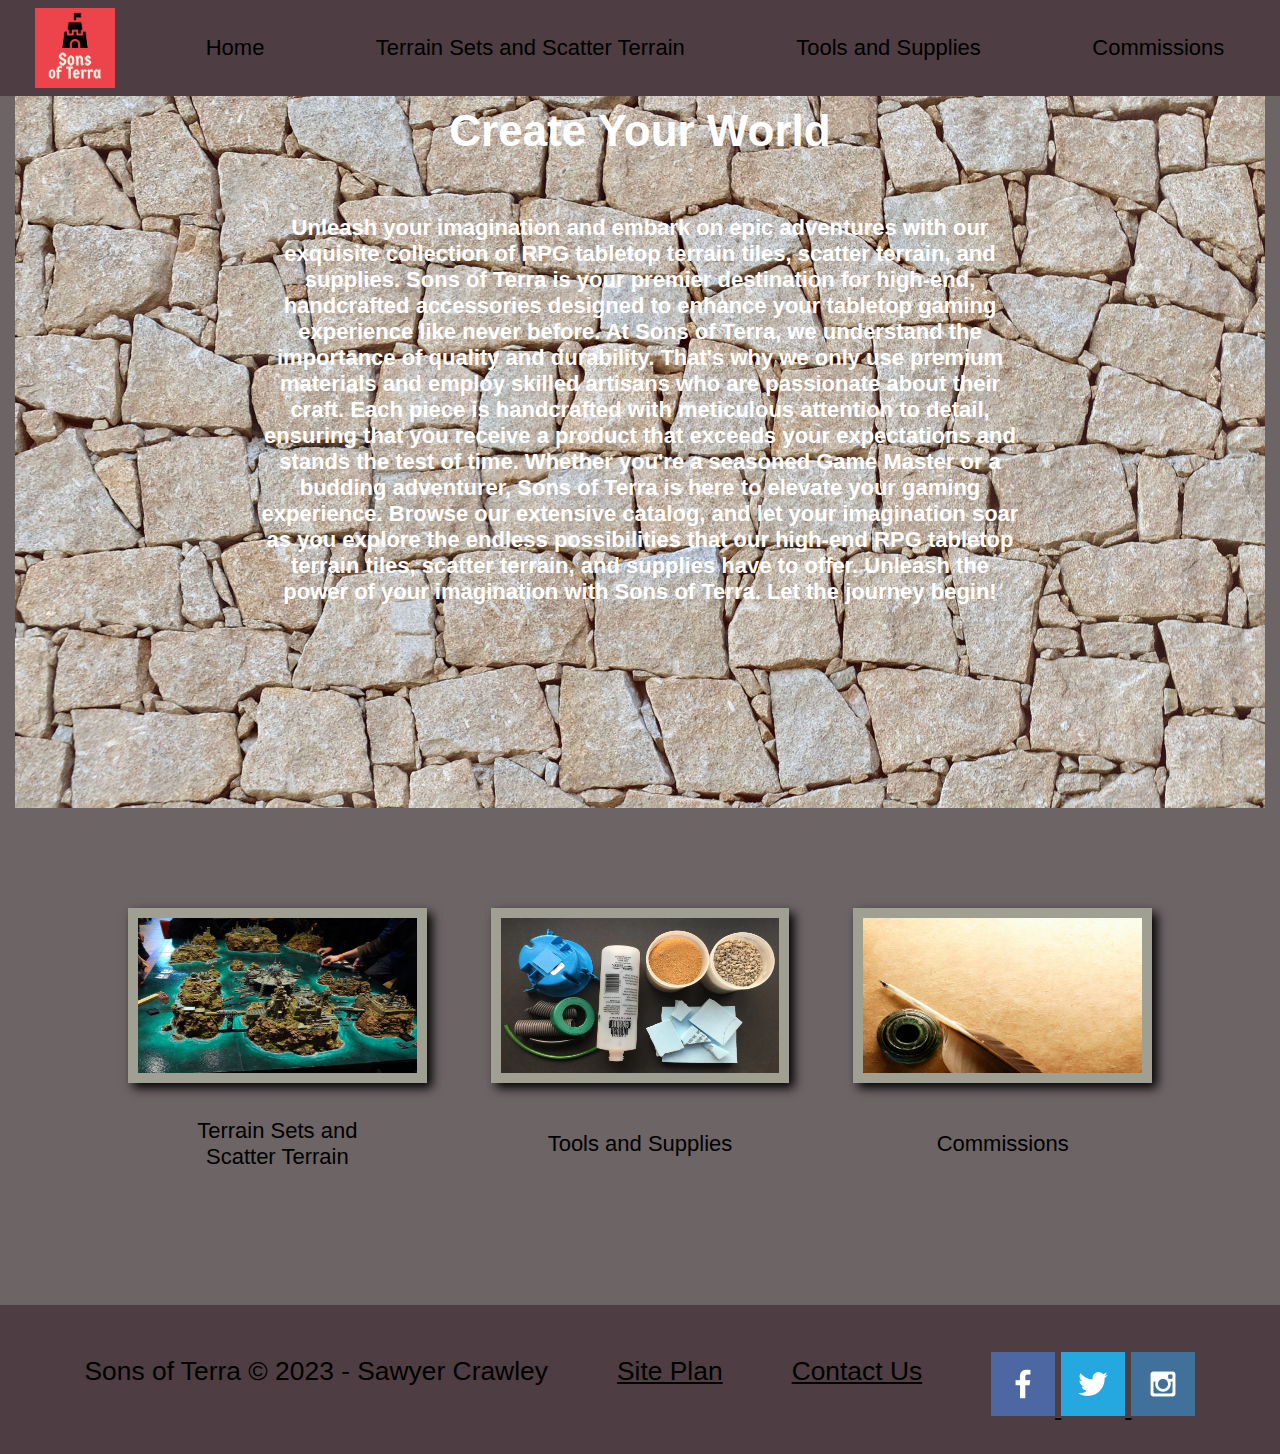
<file: personal website/index.html>
<!DOCTYPE html>
<html lang="en">
<head>
    <link rel="stylesheet" href="styles/personal-site.css">
    <meta charset="UTF-8">
    <meta http-equiv="X-UA-Compatible" content="IE=edge">
    <meta name="viewport" content="width=device-width, initial-scale=1.0">
    <title>Sons of Terra | Home</title>
</head>
<body>
    <div id="home_content">
        <header>
            <a id="logo_link" href="index.html">
                <img class="logo" src="styles/images/logo.png" alt="Sons of Terra Logo">
            </a>
            <nav>
                <a href="index.html">Home</a>
                <a href="terrain_sets.html">Terrain Sets and Scatter Terrain</a>
                <a href="supplies.html">Tools and Supplies</a>
                <a href="contactus.html">Commissions</a>
            </nav>
        </header>
        <div class="banner" id="hero">
            <div id="hero-box">
                <img id="hero-img" src="styles/images/dry-stone-wall.jpg" alt="Dry stone wall">
            </div>
            <div id="hero-msg">
                <h1 class="home-title">Create Your World</h1>
                <h4>Unleash your imagination and embark on epic adventures with our exquisite collection of RPG tabletop terrain tiles, 
                    scatter terrain, and supplies. Sons of Terra is your premier destination for high-end, handcrafted accessories designed 
                    to enhance your tabletop gaming experience like never before. At Sons of Terra, we understand the importance of quality 
                    and durability. That's why we only use premium materials and employ skilled artisans who are passionate about their craft. 
                    Each piece is handcrafted with meticulous attention to detail, ensuring that you receive a product that exceeds your 
                    expectations and stands the test of time. Whether you're a seasoned Game Master or a budding adventurer, Sons of Terra 
                    is here to elevate your gaming experience. Browse our extensive catalog, and let your imagination soar as you explore the 
                    endless possibilities that our high-end RPG tabletop terrain tiles, scatter terrain, and supplies have to offer. Unleash 
                    the power of your imagination with Sons of Terra. Let the journey begin! </h4>
                </div>
        </div>
        <main>
            <div class="pre-built-terrain-card">
                <img class="card-img" src="styles/images/terrain-set-card.jpg" width="230" height="175" alt="modular island terrain">
                <nav>
                    <a href="terrain_sets.html">Terrain Sets and Scatter Terrain</a>
                </nav>
            </div>
            <div class="building-materials-card">
                <img class="card-img" src="styles/images/materials-01_1024x1024_8230cc38-373c-4db0-9606-cc7079168738.webp" width="230" height="175" alt="craft supplies">
                <nav>
                    <a href="supplies.html">Tools and Supplies</a>
                </nav>
            </div>
            <div class="commission-card">
                <img class="card-img" src="styles/images/quill_and_paper.jpg" width="230" height="175" alt="quill and ink">
                <nav>
                    <a href="contactus.html">Commissions</a>
                </nav>
            </div>
        </main>
        <footer>
            <p>Sons of Terra &copy; 2023 - Sawyer Crawley</p>
            <p><a href="personal-site-plan.html">Site Plan</a></p>
            <p><a href="contactus.html">Contact Us</a></p>
            <div class="social">
                <a href="https://facebook.com" target="blank">
                    <img src="styles/images/facebook.png" alt="facebook icon">
                </a>
                <a href="https://twitter.com" target="blank">
                    <img src="styles/images/twitter.png" alt="twitter icon">
                </a>
                <a href="https://instagram.com" target="blank">
                    <img src="styles/images/instagram.png" alt="instagram icon">
                </a>
            </div>
        </footer>
    </div>
</body>
</html>
</file>
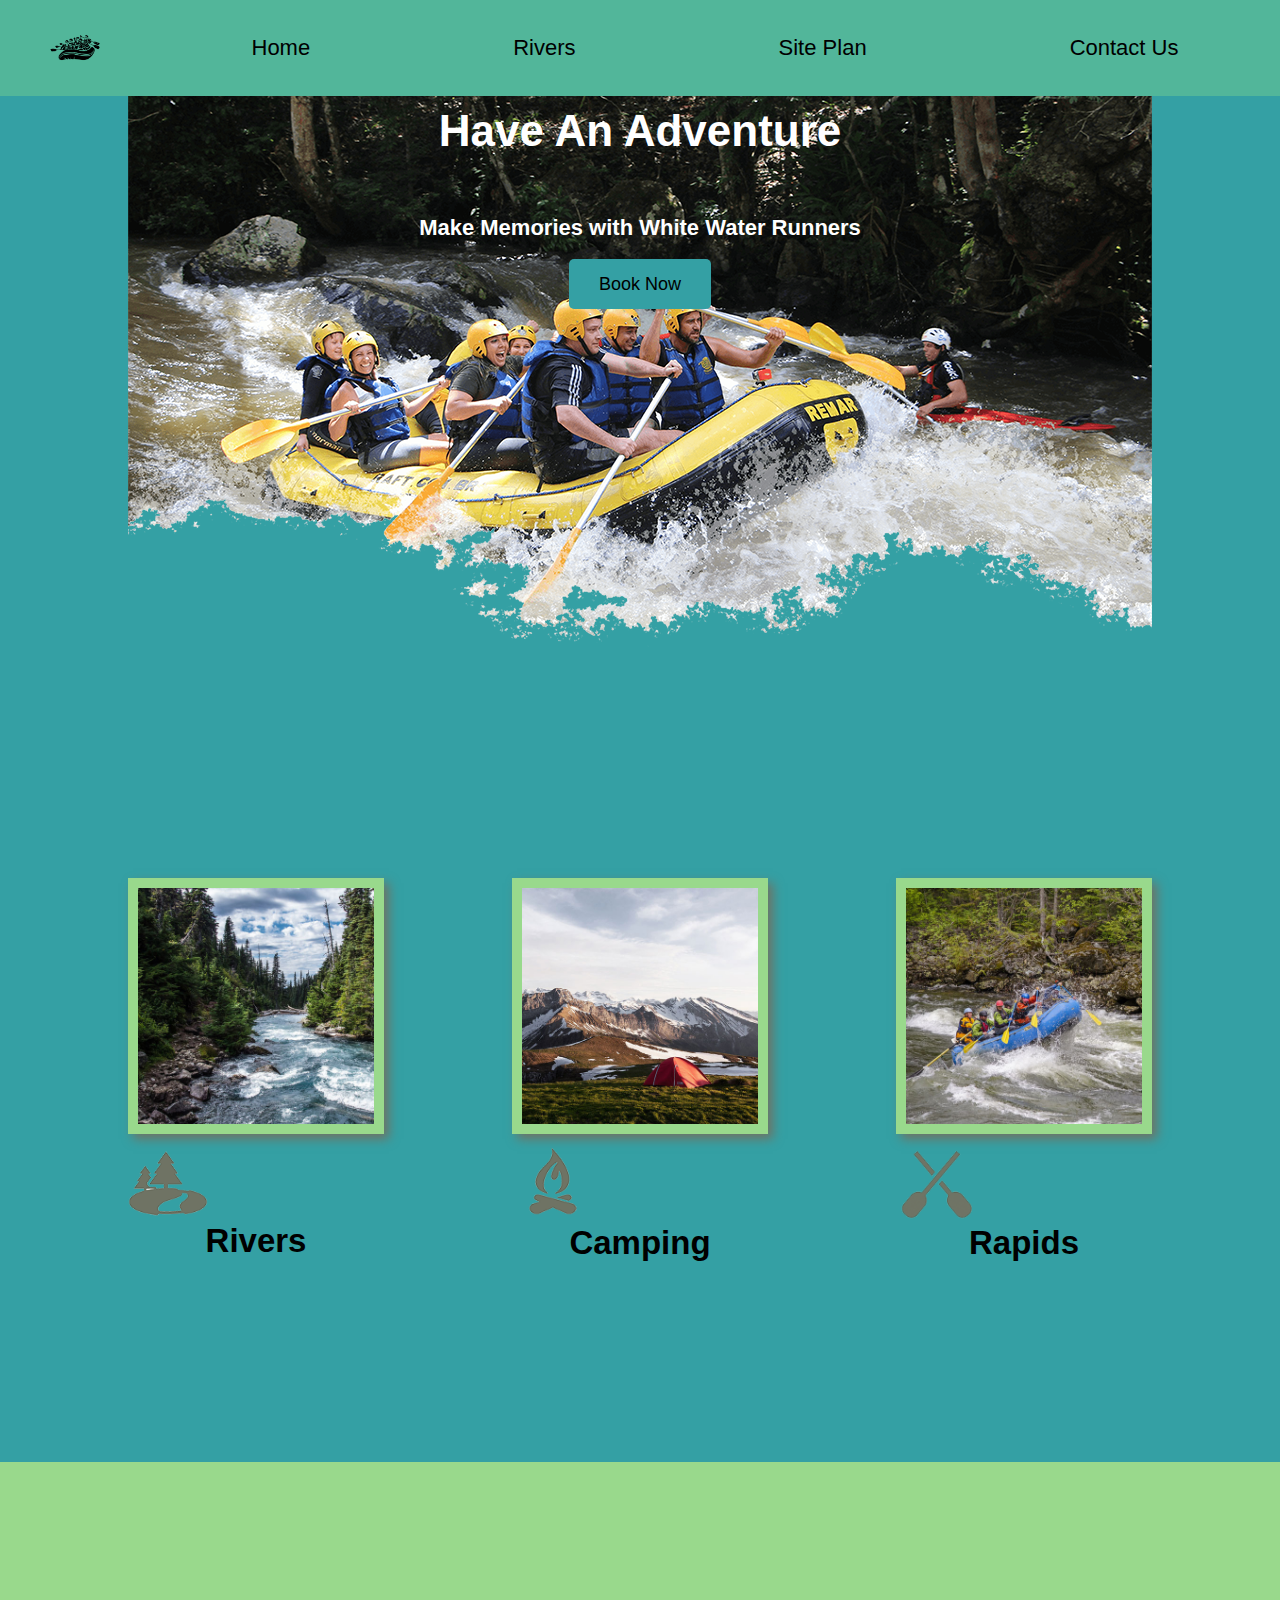
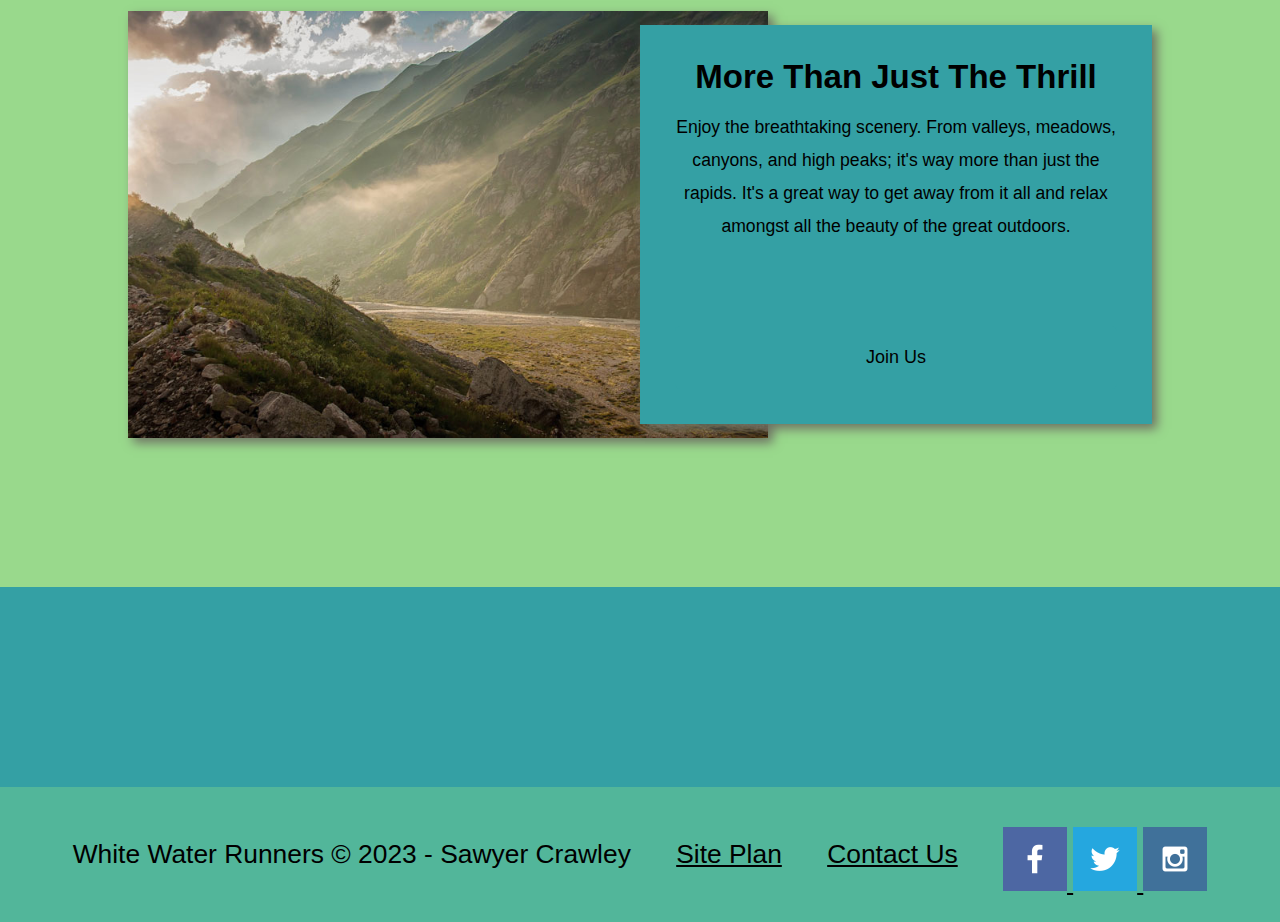
<file: wwr/index.html>
<!DOCTYPE html>
<html lang="en">
<head>
    <link rel="stylesheet" href="styles/style.css">
    <meta charset="UTF-8">
    <meta http-equiv="X-UA-Compatible" content="IE=edge">
    <meta name="viewport" content="width=device-width, initial-scale=1.0">
    <title>White Water Runners | Home</title>
</head>
<body>
    <div id="content">
        <header>
            <a id="logo_link" href="index.html">
                <img class="logo" src="images/pngwing.com.png" alt="White Water Runners Logo">
            </a>
            <nav>
                <a href="index.html">Home</a>
                <a href="rivers.html">Rivers</a>
                <a href="site-plan-rafting.html">Site Plan</a>
                <a href="contactus.html">Contact Us</a>
            </nav>
        </header>
        
            <div class="banner" id="hero">
                <div id="hero-box">
                    <img id="hero-img" src="images/hero.png" alt="People enjoying white water rafting">
                </div>
                <section id="hero-msg">
                    <h1 class="home-title">Have An Adventure</h1>
                    <h4>Make Memories with White Water Runners</h4>
                    <div class="button-box">
                        <a class="book" href="contactus.html">Book Now</a>
                    </div>
                </section>
            </div>
        
            <main class="home-grid">
                <section class="rivers-card">
                    <img class="card-img" src="images/rivers.jpg" alt="river in forest">
                    <img class="icon" src="images/river_icon.png" alt="river icon">
                    <h2>Rivers</h2>
                </section>
                <section class="camping-card">
                    <img class="card-img" src="images/camping.jpg" alt="tent in mountains">
                    <img class="icon" src="images/fire_icon.png" alt="fire icon">
                    <h2>Camping</h2>
                </section>
                <section class="rapids-card">
                    <img class="card-img" src="images/rapids.jpg" alt="rafting boat">
                    <img class="icon" src="images/oars.png" alt="oars icon">
                    <h2>Rapids</h2>
                </section>
                <div id="background"></div>
                <img class="mountains" src="images/mountains.jpg" alt="Misty mountains">
                <section class="msg">
                    <h2>More Than Just The Thrill</h2>
                    <p>Enjoy the breathtaking scenery. From valleys, meadows, canyons, and high peaks; it's way more than just the rapids. It's a great way to get away from it all and relax amongst all the beauty of the great outdoors. </p>
                    <a class='join' href="rivers.html">Join Us</a>
                </section>
            </main>
        <footer>
            <p>White Water Runners &copy; 2023 - Sawyer Crawley</p>
            <p><a href="site-plan-rafting.html">Site Plan</a></p>
            <p><a href="contactus.html">Contact Us</a></p>
            <div class="social">
                <a href="https://facebook.com" target="blank">
                    <img src="images/facebook.png" alt="facebook icon">
                </a>
                <a href="https://twitter.com" target="blank">
                    <img src="images/twitter.png" alt="twitter icon">
                </a>
                <a href="https://instagram.com" target="blank">
                    <img src="images/instagram.png" alt="instagram icon">
                </a>
            </div>
        </footer>
    </div>
    
</body>
</html>
</file>
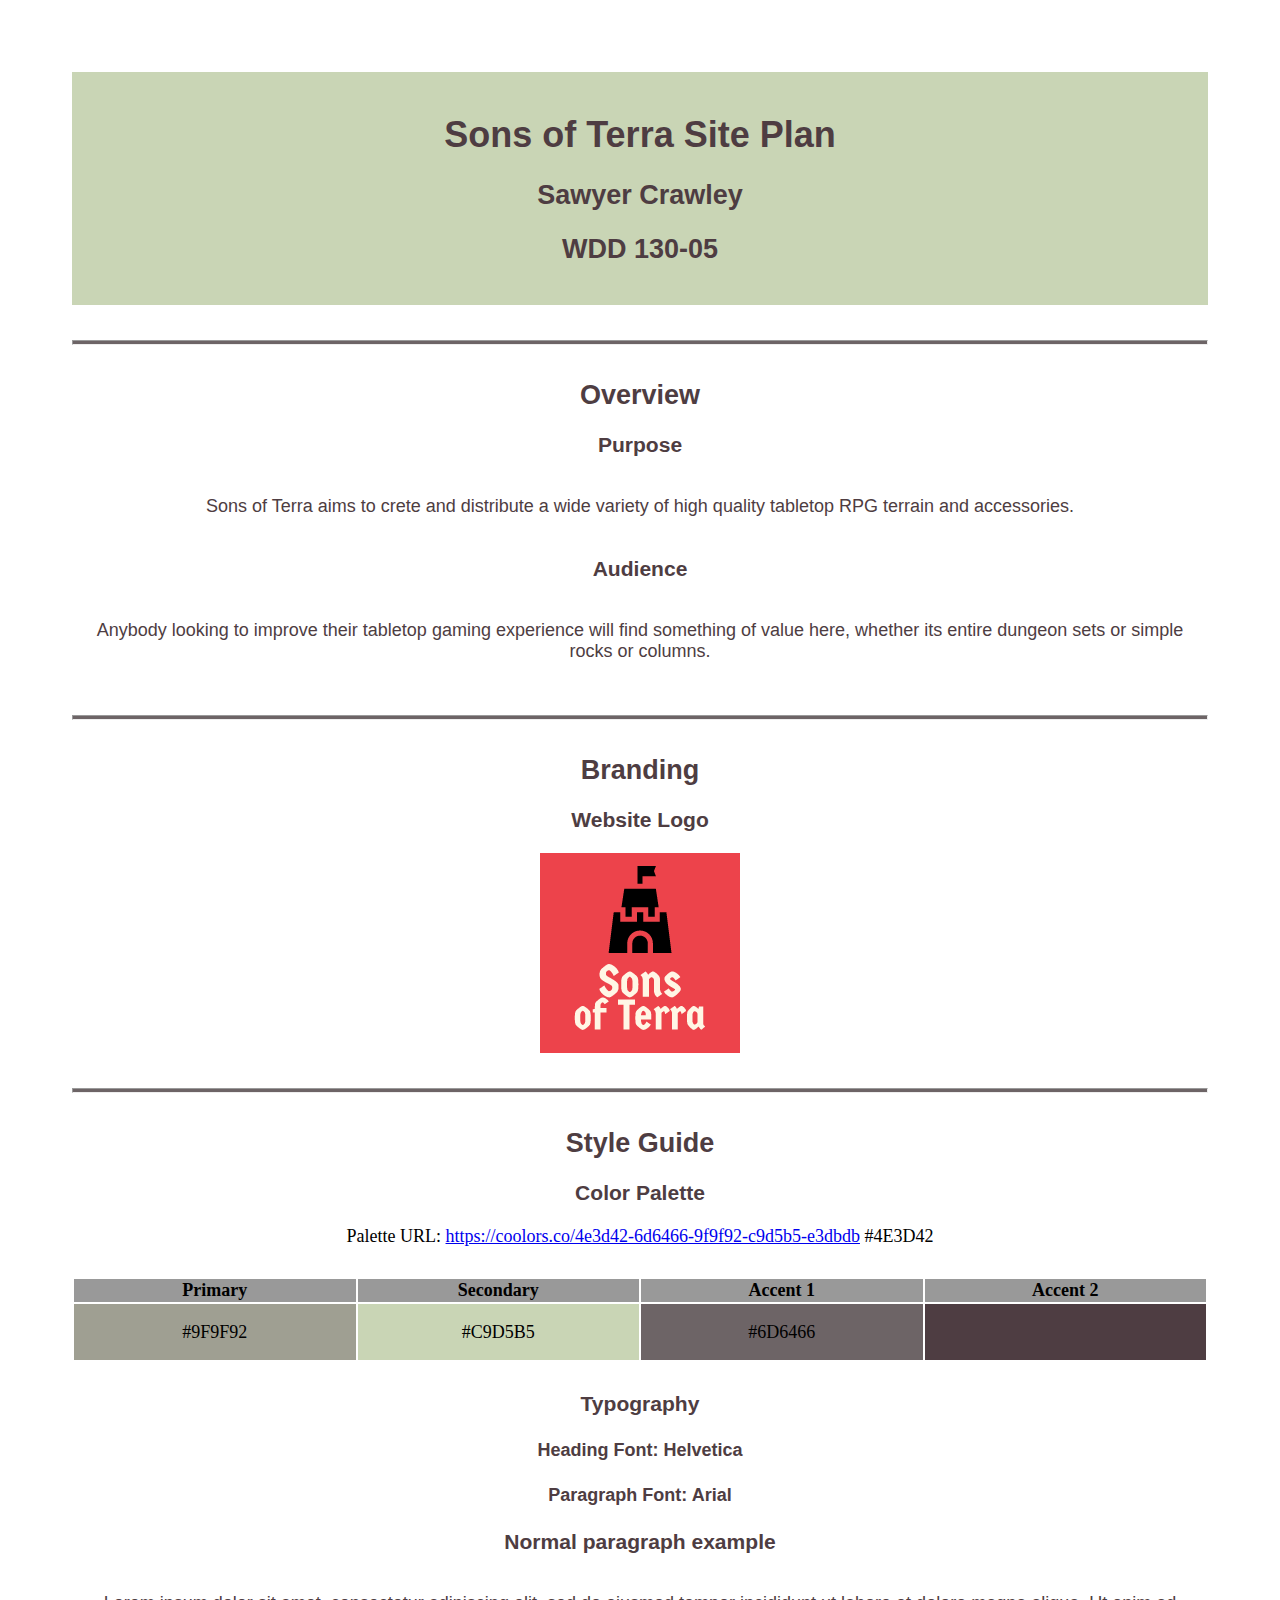
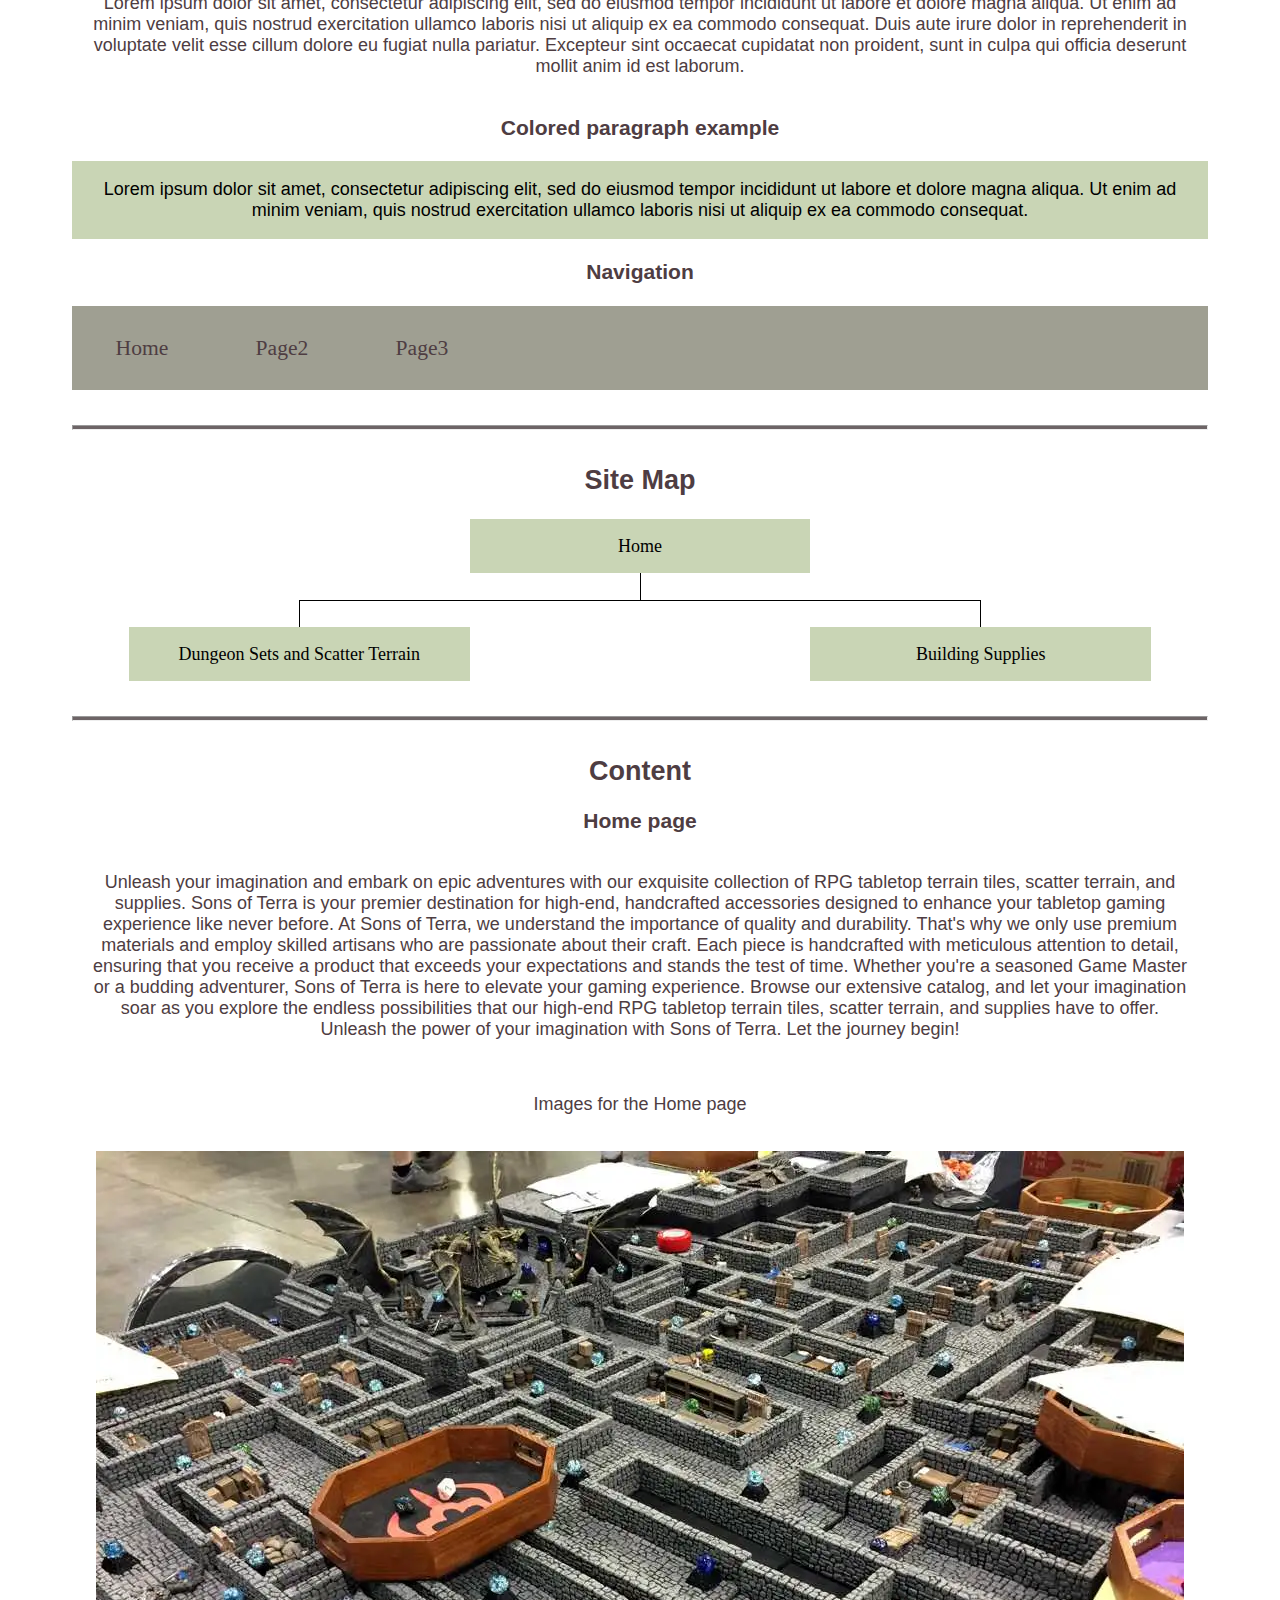
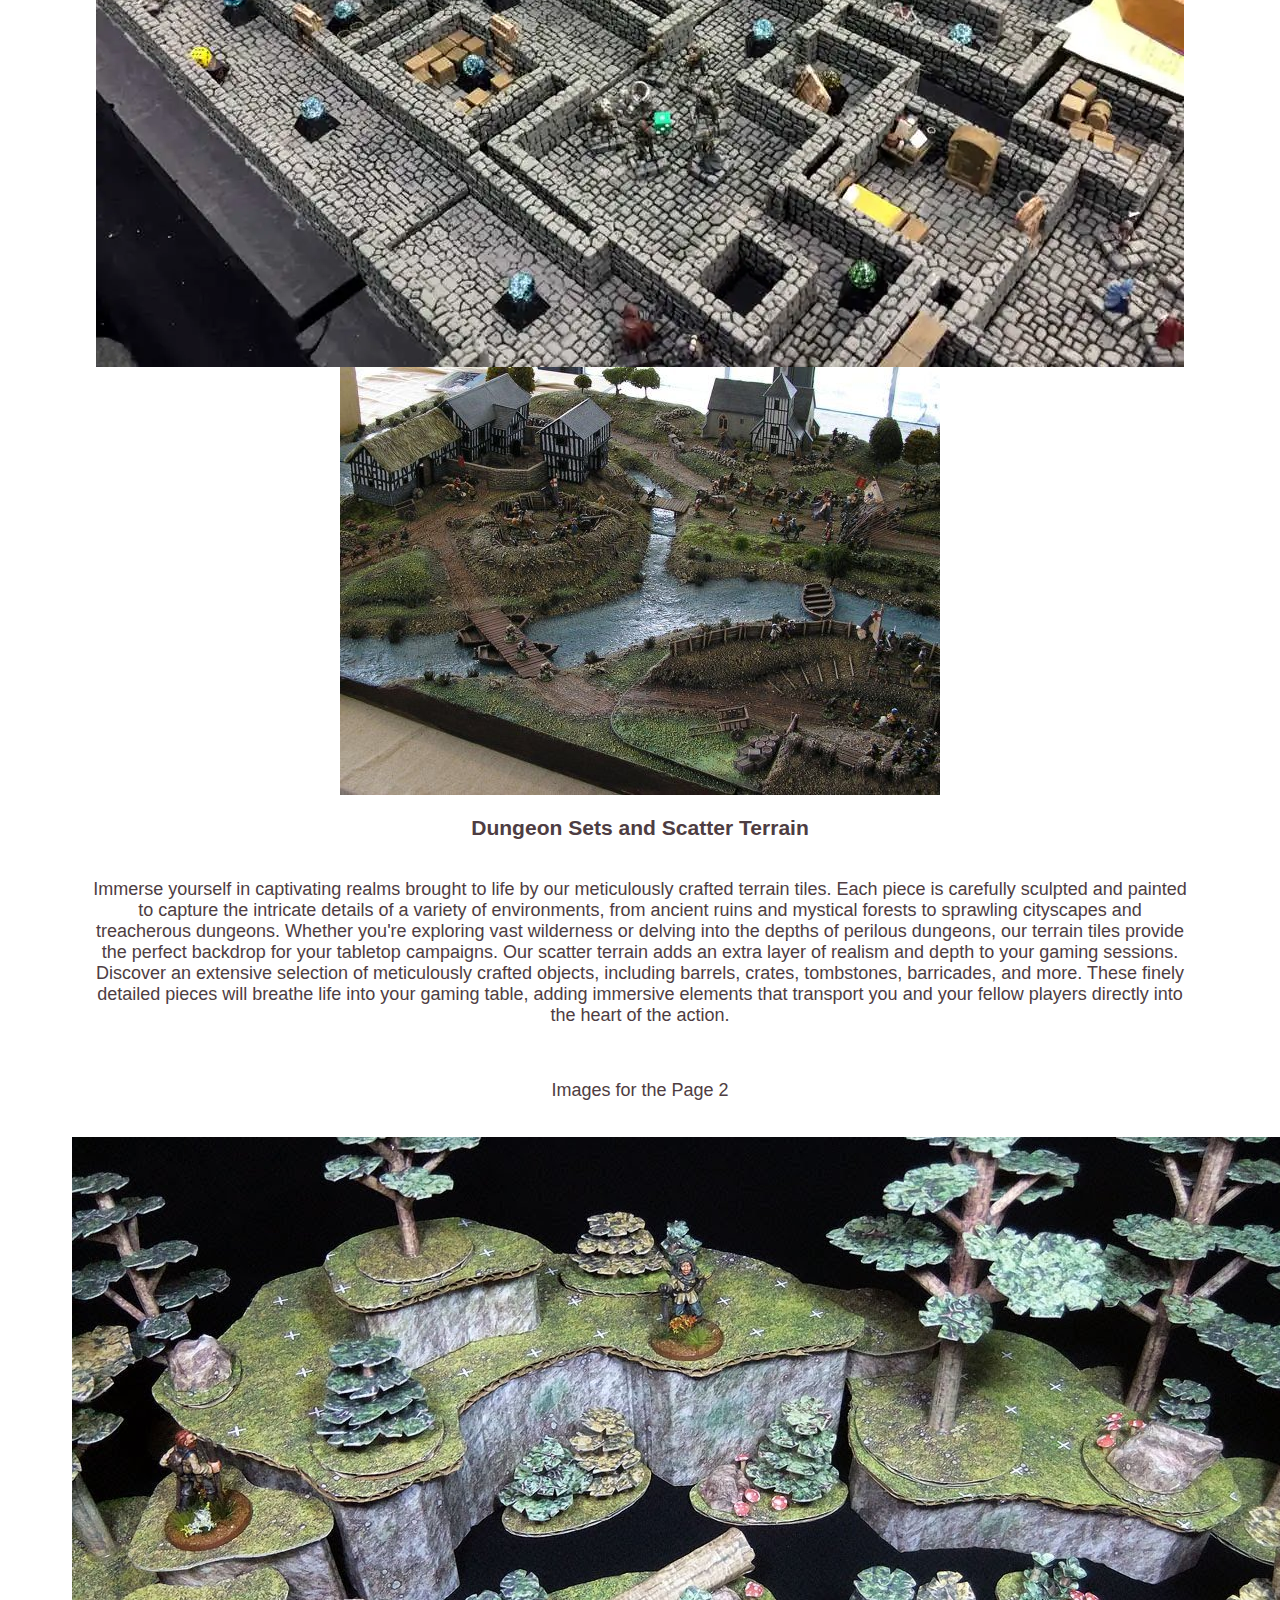
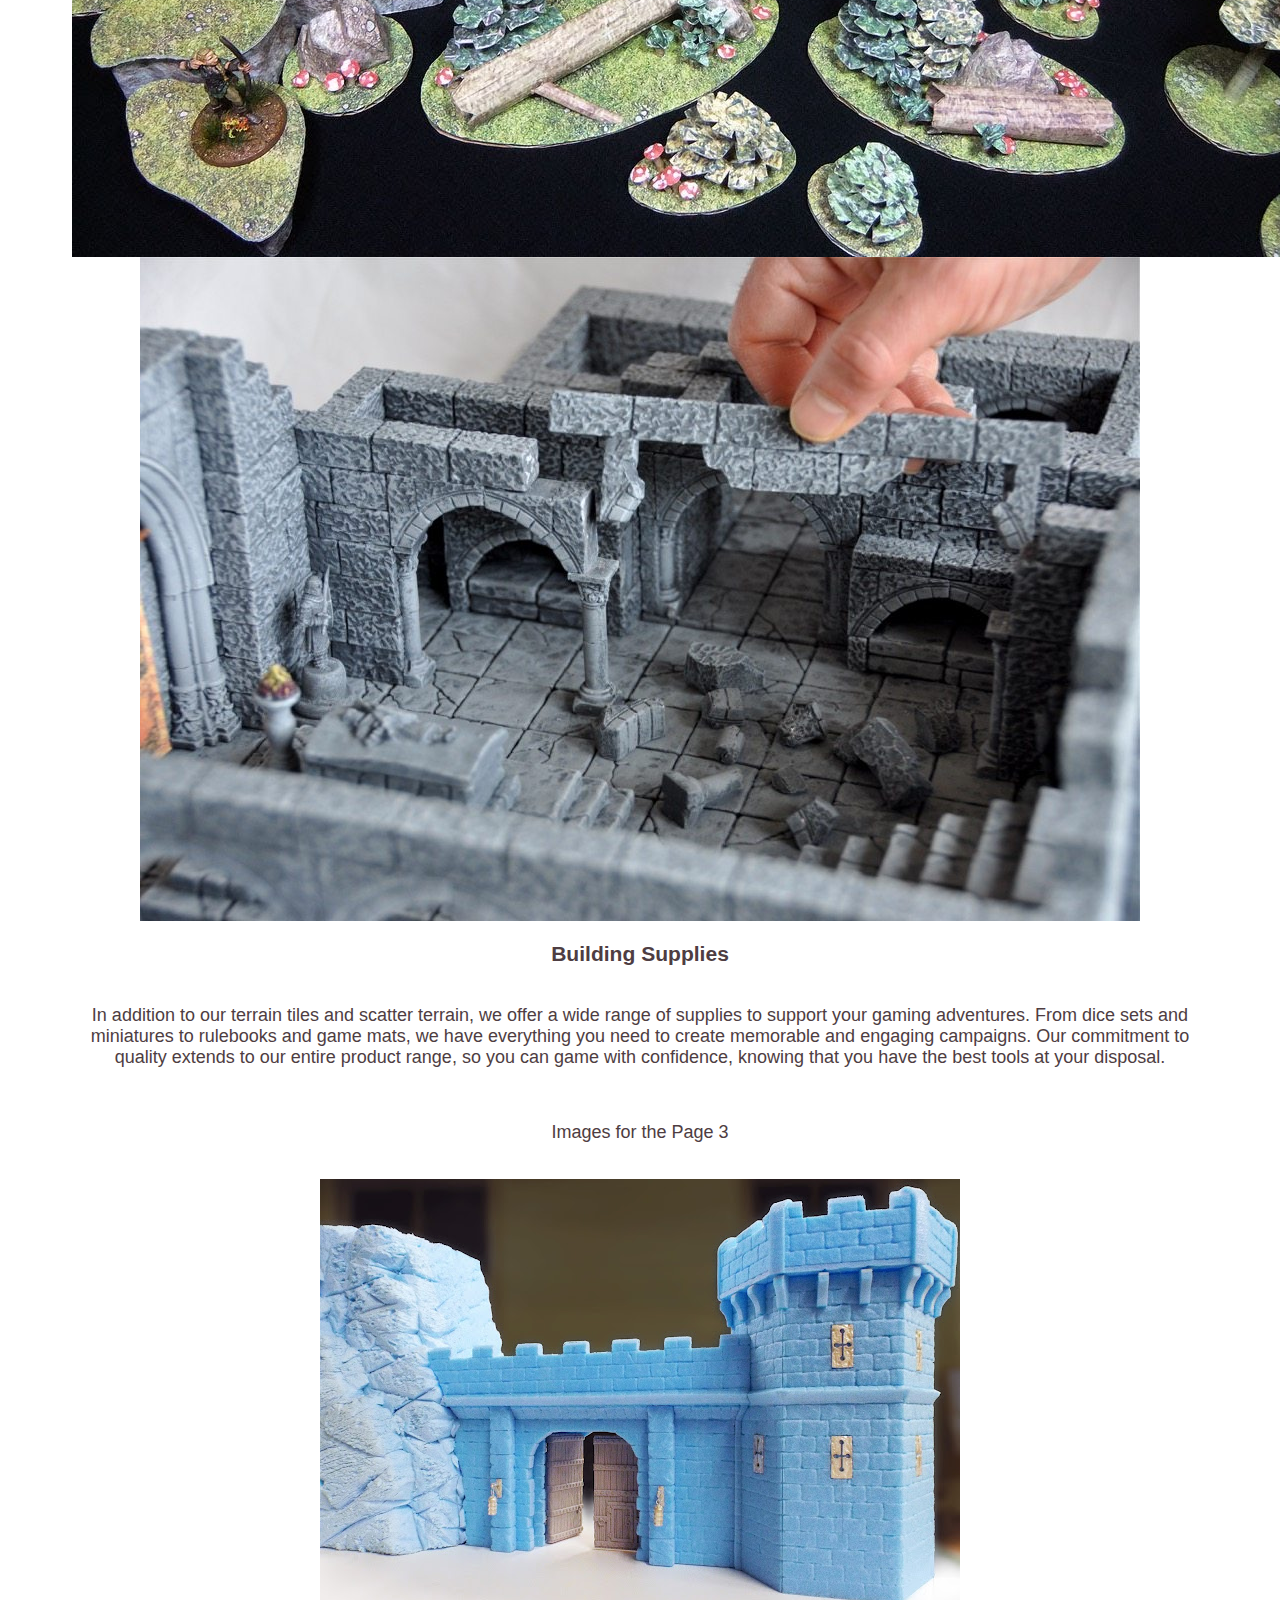
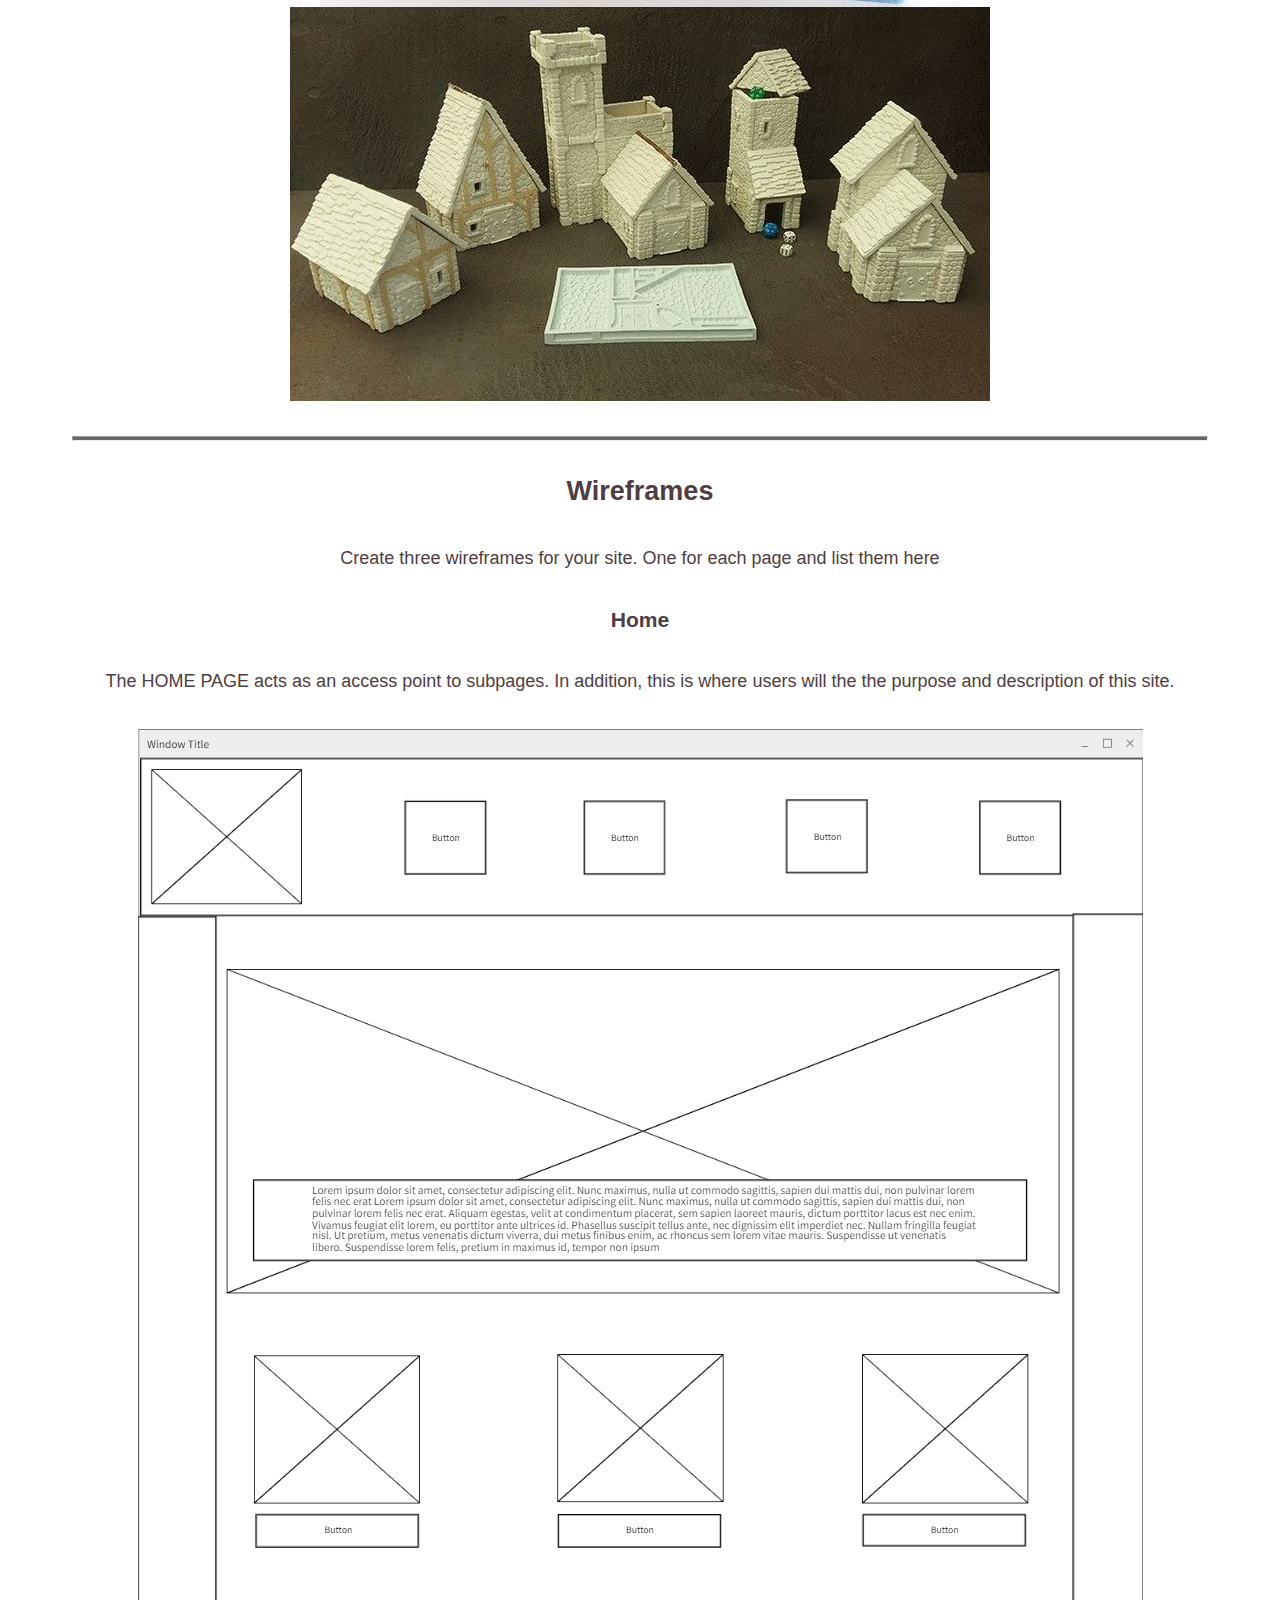
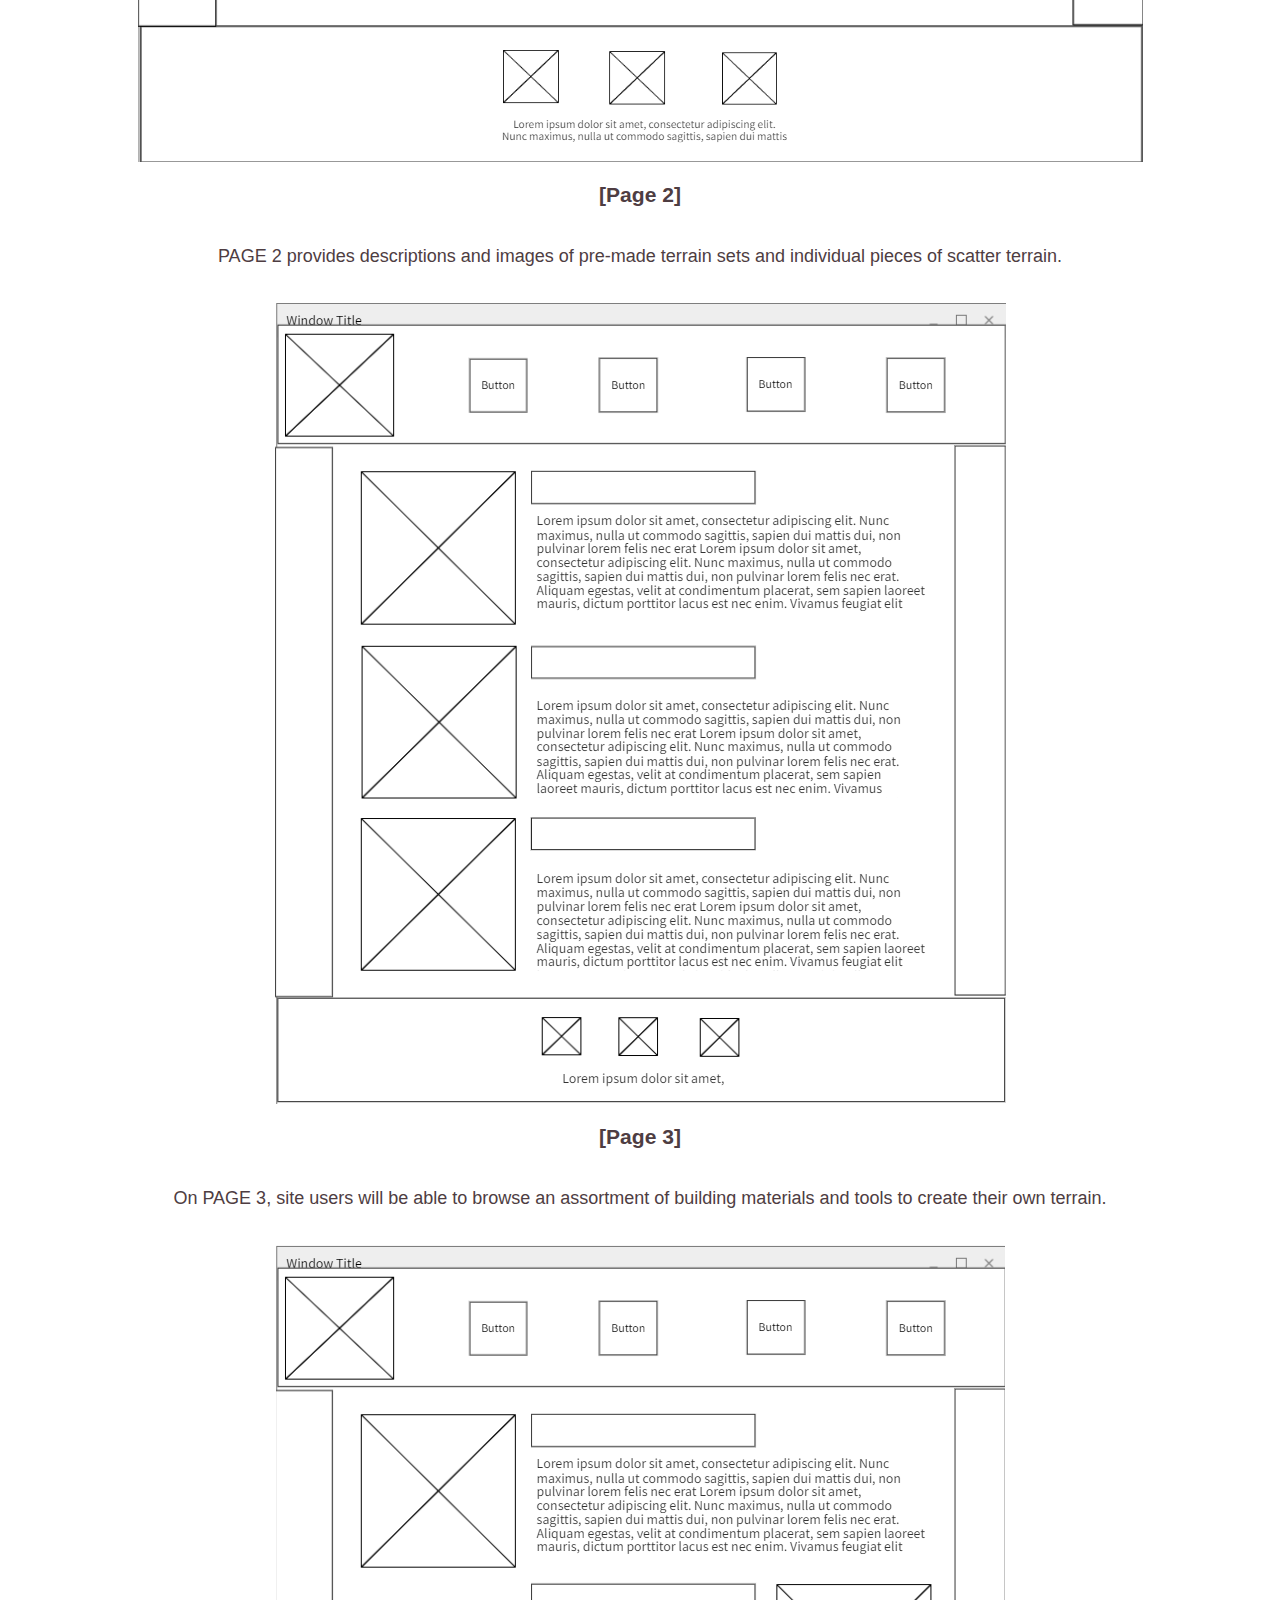
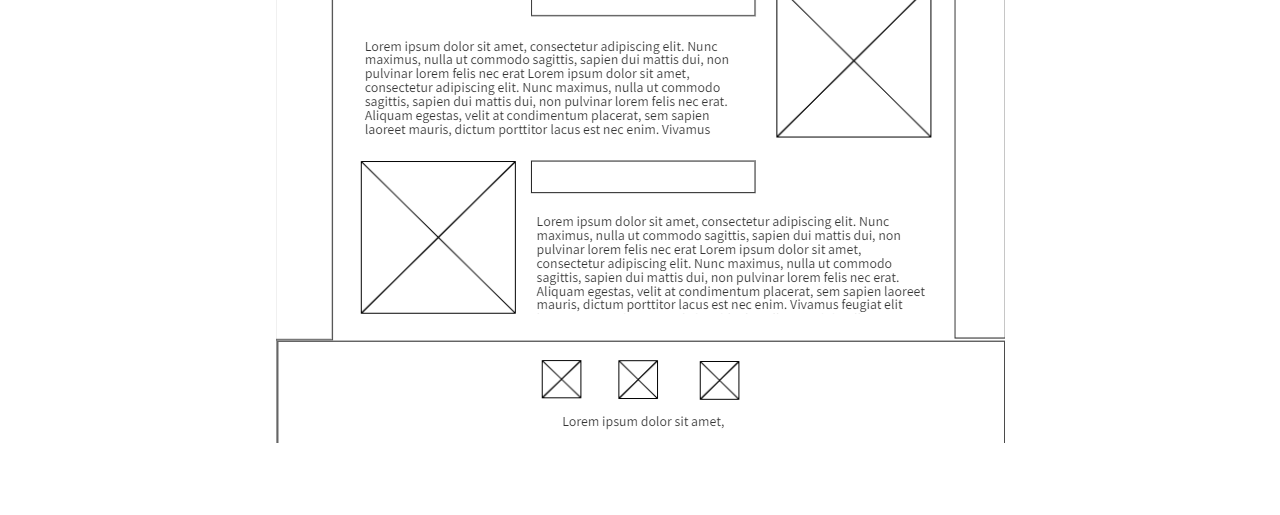
<file: personal website/personal-site-plan.html>
<!DOCTYPE html>
<html lang="en-us">
    
  <head>
    <meta charset="utf-8">
    <title>Personal Site Plan</title>
    <link type="text/css" rel="stylesheet" href="styles/personal-site-plan.css">
  </head>

  <body>
    <header>
      <h1>Sons of Terra Site Plan</h1>
      <h2>Sawyer Crawley</h2>
      <h2>WDD 130-05</h2>
      <!-- In the header above, add the name or your site, your name and class number. For example if you are in section 3 you would put WDD 130.03 -->
    </header>
    <main>

      <!-- ------------------------Steps 2-3------------------------------ -->
      <hr>
      <h2>Overview</h2>
      <h3>Purpose</h3>
      <p>Sons of Terra aims to crete and distribute a wide variety of high quality tabletop RPG terrain and accessories.</p>  <!-- change this -->


      <h3>Audience</h3>
      <p>Anybody looking to improve their tabletop gaming experience will find something of value here, whether its entire dungeon sets or simple rocks or columns.</p>  <!-- change this -->

      <hr>
      <h2>Branding</h2>
      <h3>Website Logo</h3>
      <!-- Replace this with some sort of logo for your site.  A logo can be as simple as the name of your site in a nice font :) -->
      <img src="styles/images/cb50067a6f8d4c9db1dbb9a06160e6f6.png" alt="Logo image">
      <hr>
      <h2>
        Style Guide
      </h2>

      <!-- ------------------------Steps 4-8------------------------------ -->

      <h3>
        Color Palette
      </h3>
      <!--  The colors you choose for a website are one of the most important decisions you will make. Follow the instructions on the activity in iLearn then return and replace the color codes below with the hex color codes (the 6 digit numbers that show at the bottom of each color) for the colors you have chosen below.  You should have at least 2 colors but do not have to fill in all 4 if you do not need them.  -->

      <!-- Copy and paste the URL to your finished palette below Make sure to paste it into both spots -->
      Palette URL: <a href="https://coolors.co/4e3d42-6d6466-9f9f92-c9d5b5-e3dbdb" target="_blank">https://coolors.co/4e3d42-6d6466-9f9f92-c9d5b5-e3dbdb</a>


      <table class="colors">
        <tr><th>Primary</th><th>Secondary</th><th>Accent 1</th><th>Accent 2</th></tr>
        <!-- Replace the numbers in the boxes below with your hex color codes. Then switch to the site-plan.css file and change your colors there as well. -->
        <tr><td class="primary">#9F9F92</td><td class="secondary">#C9D5B5</td><td class="accent1">#6D6466</td><td class="accent2"></td>#4E3D42</tr>
      </table>

      <!-- ------------------------Step 9------------------------------ -->

      <h3>
        Typography
      </h3>
      <!-- Choose a font for your paragraphs (body copy) and headlines. What font(s) have you chosen? Why did you choose what you did?  Make sure to review the list of web safe fonts at W3Schools.org as a starting point.  Think also about which of your colors above you might use for background and font colors. -->

      <h4>
        Heading Font: Helvetica  <!-- change this -->
      </h4>
      <h4>
        Paragraph Font: Arial  <!-- change this -->
      </h4>
      <h3>
        Normal paragraph example
      </h3>
      <p>
        Lorem ipsum dolor sit amet, consectetur adipiscing elit, sed do eiusmod tempor incididunt ut labore et dolore magna aliqua. Ut enim ad minim veniam, quis nostrud exercitation ullamco laboris nisi ut aliquip ex ea commodo consequat. Duis aute irure dolor in reprehenderit in voluptate velit esse cillum dolore eu fugiat nulla pariatur. Excepteur sint occaecat cupidatat non proident, sunt in culpa qui officia deserunt mollit anim id est laborum.
      </p>
      <h3>
        Colored paragraph example
      </h3>
      <p class="colored">
        Lorem ipsum dolor sit amet, consectetur adipiscing elit, sed do eiusmod tempor incididunt ut labore et dolore magna aliqua. Ut enim ad minim veniam, quis nostrud exercitation ullamco laboris nisi ut aliquip ex ea commodo consequat. 
      </p>

      <!-- ------------------------Step 10------------------------------ -->

      <h3>
        Navigation
      </h3>
      <!-- Think about how you want your navigation bar to look. In the site-plan.css file change the colors to your colors to get the look you desire. --> 
      <nav>
        <a href="#">Home</a>
        <a href="#">Page2</a>
        <a href="#">Page3</a>
      </nav>
      <hr>
      <h2>
        Site Map
      </h2>
      <div class="sitemap">
        <div class="sm-home">
          Home
        </div>
        <div class="sm-page2">
          Dungeon Sets and Scatter Terrain<!-- change this -->
        </div>
        <div class="sm-page3">
          Building Supplies  <!-- change this -->
        </div>

        <div class="top">
          &nbsp;
        </div>
        <div class="left">
          &nbsp;
        </div>
        <div class="right">
          &nbsp;
        </div>

      </div>

      <!-- --------Content Section -------------- -->
      <hr>
      <h2>
        Content
      </h2>
      <h3>Home page</h3>
      <p>
        Unleash your imagination and embark on epic adventures with our exquisite collection of RPG tabletop terrain tiles, scatter terrain, 
        and supplies. Sons of Terra is your premier destination for high-end, handcrafted accessories designed to enhance your tabletop 
        gaming experience like never before.

        At Sons of Terra, we understand the importance of quality and durability. That's why we only use premium materials and employ 
        skilled artisans who are passionate about their craft. Each piece is handcrafted with meticulous attention to detail, ensuring that 
        you receive a product that exceeds your expectations and stands the test of time.

        Whether you're a seasoned Game Master or a budding adventurer, Sons of Terra is here to elevate your gaming experience. Browse our 
        extensive catalog, and let your imagination soar as you explore the endless possibilities that our high-end RPG tabletop terrain 
        tiles, scatter terrain, and supplies have to offer.

        Unleash the power of your imagination with Sons of Terra. Let the journey begin!
      </p>
      <p>Images for the Home page</p>
        <img src="styles\images\dungeon_table.jpg" alt="Sprawling dungeon">
        <img src="styles\images\terrain map.jpg" alt="Village terrain">

      </ul>
      <h3>Dungeon Sets and Scatter Terrain</h3>
      <p>
        Immerse yourself in captivating realms brought to life by our meticulously crafted terrain tiles. Each piece is carefully sculpted 
        and painted to capture the intricate details of a variety of environments, from ancient ruins and mystical forests to sprawling 
        cityscapes and treacherous dungeons. Whether you're exploring vast wilderness or delving into the depths of perilous dungeons, our 
        terrain tiles provide the perfect backdrop for your tabletop campaigns.

        Our scatter terrain adds an extra layer of realism and depth to your gaming sessions. Discover an extensive selection of meticulously 
        crafted objects, including barrels, crates, tombstones, barricades, and more. These finely detailed pieces will breathe life into your 
        gaming table, adding immersive elements that transport you and your fellow players directly into the heart of the action.
      </p>
      <p>Images for the Page 2</p>
        <img src="styles\images\forest scatter terrain.jpg" alt="forest scatter terrain">
        <img src="styles\images\modular dungeon and hand.jpg" alt="Modular dungeon">

      </ul>
      <h3>Building Supplies</h3>
      <p>
        In addition to our terrain tiles and scatter terrain, we offer a wide range of supplies to support your gaming adventures. From dice 
        sets and miniatures to rulebooks and game mats, we have everything you need to create memorable and engaging campaigns. Our commitment 
        to quality extends to our entire product range, so you can game with confidence, knowing that you have the best tools at your disposal.
      </p>
      <p>Images for the Page 3</p>
        <img src="styles\images\City Gate.jpg" alt="Foam city gate">
        <img src="styles\images\house construction mold.jpg" alt="Plaster construction mold">

      </ul>
      <hr>
      <h2>
        Wireframes
      </h2>
      <p>
        Create three wireframes for your site. One for each page and list them here</p>

      <h3>Home</h3>
      <p>         
        The HOME PAGE acts as an access point to subpages. In addition, this is where users will the the purpose and description of this site.
      </p>
      <img src="styles\images\Home Wireframe.png" alt="home page wireframe">

      <h3>[Page 2]</h3>
      <p>         
        PAGE 2 provides descriptions and images of pre-made terrain sets and individual pieces of scatter terrain.
      </p>
      <img src="styles\images\Page 2 Wireframe.png" alt="page 2 wireframe">

      <h3>[Page 3]</h3>
      <p>         
        On PAGE 3, site users will be able to browse an assortment of building materials and tools to create their own terrain.
      </p>
      <img src="styles\images\Page 3 Wireframe.png" alt="page 3 wireframe">
    </main>
  </body>

</html>
</file>
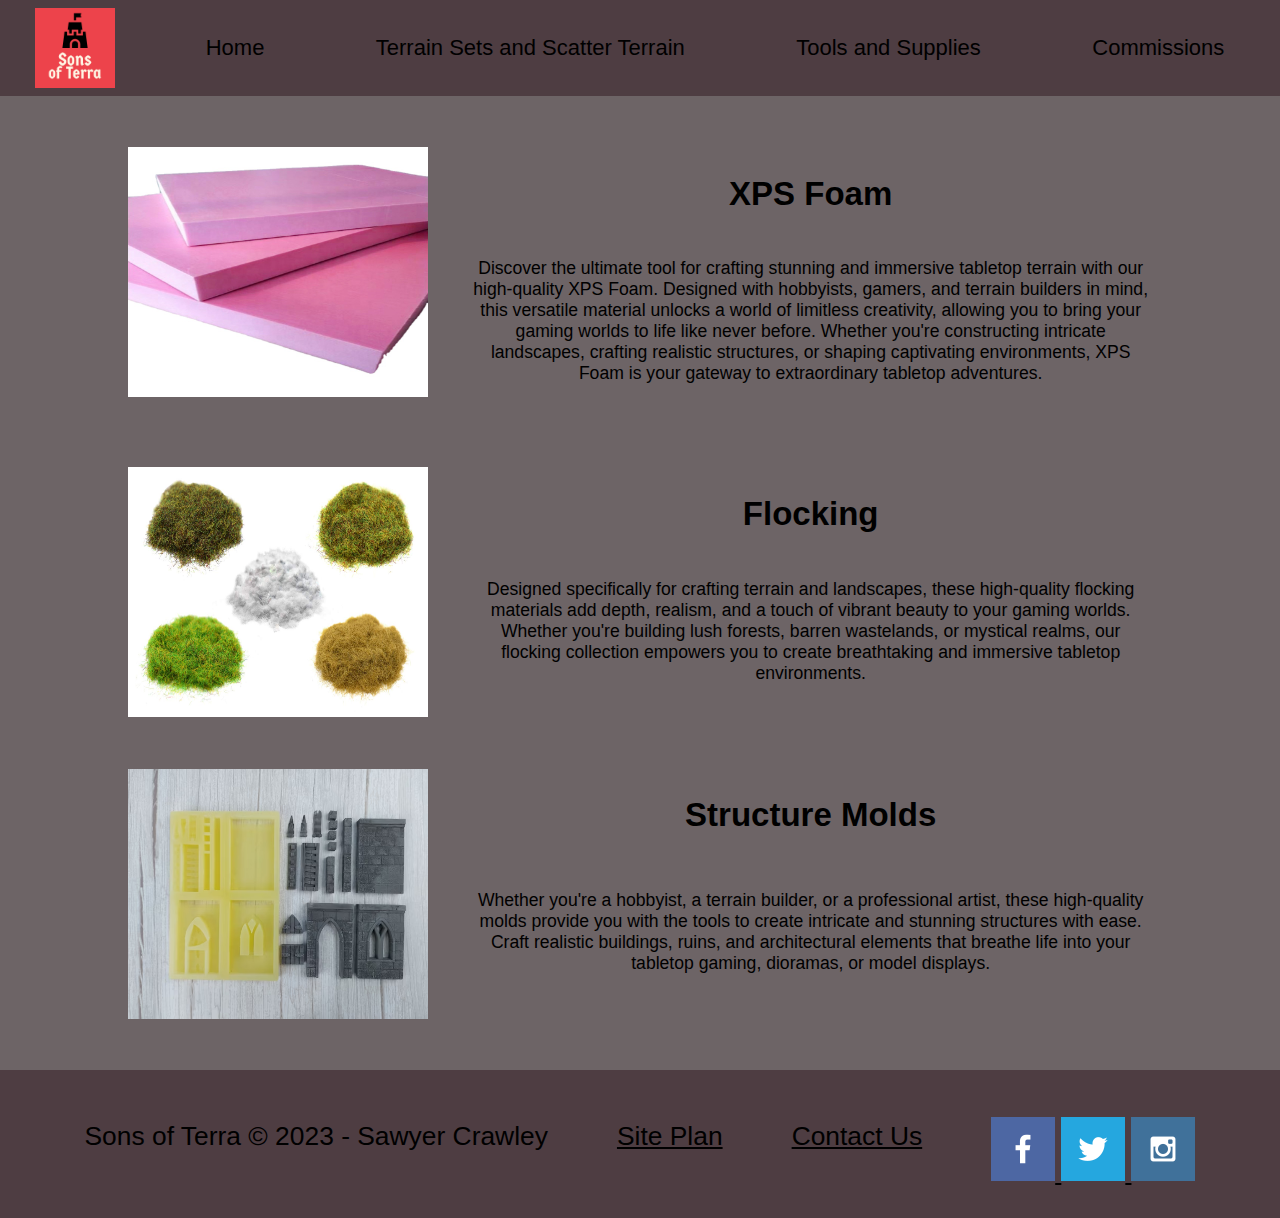
<file: personal website/supplies.html>
<!DOCTYPE html>
<html lang="en">
<head>
    <link rel="stylesheet" href="styles/personal-site.css">
    <meta charset="UTF-8">
    <meta http-equiv="X-UA-Compatible" content="IE=edge">
    <meta name="viewport" content="width=device-width, initial-scale=1.0">
    <title>Sons of Terra | Supplies</title>
</head>
<body>
    <div id="home_content">
        <header>
            <a id="logo_link" href="index.html">
                <img class="logo" src="styles/images/logo.png" alt="Sons of Terra Logo">
            </a>
            <nav>
                <a href="index.html">Home</a>
                <a href="terrain_sets.html">Terrain Sets and Scatter Terrain</a>
                <a href="supplies.html">Tools and Supplies</a>
                <a href="contactus.html">Commissions</a>
            </nav>
        </header>
        <main>
            <div class="foam-card">
                <h2>XPS Foam</h2>
                <p>Discover the ultimate tool for crafting stunning and immersive tabletop terrain with our high-quality XPS Foam. Designed 
                    with hobbyists, gamers, and terrain builders in mind, this versatile material unlocks a world of limitless creativity, 
                    allowing you to bring your gaming worlds to life like never before. Whether you're constructing intricate landscapes, 
                    crafting realistic structures, or shaping captivating environments, XPS Foam is your gateway to extraordinary tabletop 
                    adventures.</p>
                <img class="foam-card-img" src="styles/images/xps_foam.jpg" width="300" height="250" alt="pink xps foam">
                </div>
            <div class="flocking-card">                
                <h2>Flocking</h2>
                <p>Designed specifically for crafting terrain and landscapes, these high-quality flocking materials add depth, realism, 
                    and a touch of vibrant beauty to your gaming worlds. Whether you're building lush forests, barren wastelands, or mystical 
                    realms, our flocking collection empowers you to create breathtaking and immersive tabletop environments.</p>
                <img class="flocking-card-img" src="styles/images/flocking.jpg" width="300" height="250" alt="craft supplies">
                </div>
            <div class="mold-card">                
                <h2>Structure Molds</h2>
                <p>Whether you're a hobbyist, a terrain builder, or a professional artist, these high-quality molds provide you with the 
                    tools to create intricate and stunning structures with ease. Craft realistic buildings, ruins, and architectural elements 
                    that breathe life into your tabletop gaming, dioramas, or model displays.</p>
                <img class="mold-card-img" src="styles/images/terrain_mould.avif" width="300" height="250" alt="terrain mould">
                </div>
        </main>
        <footer>
            <p>Sons of Terra &copy; 2023 - Sawyer Crawley</p>
            <p><a href="personal-site-plan.html">Site Plan</a></p>
            <p><a href="contactus.html">Contact Us</a></p>
            <div class="social">
                <a href="https://facebook.com" target="blank">
                    <img src="styles/images/facebook.png" alt="facebook icon">
                </a>
                <a href="https://twitter.com" target="blank">
                    <img src="styles/images/twitter.png" alt="twitter icon">
                </a>
                <a href="https://instagram.com" target="blank">
                    <img src="styles/images/instagram.png" alt="instagram icon">
                </a>
            </div>
        </footer>
    </div>
</body>
</html>
</file>
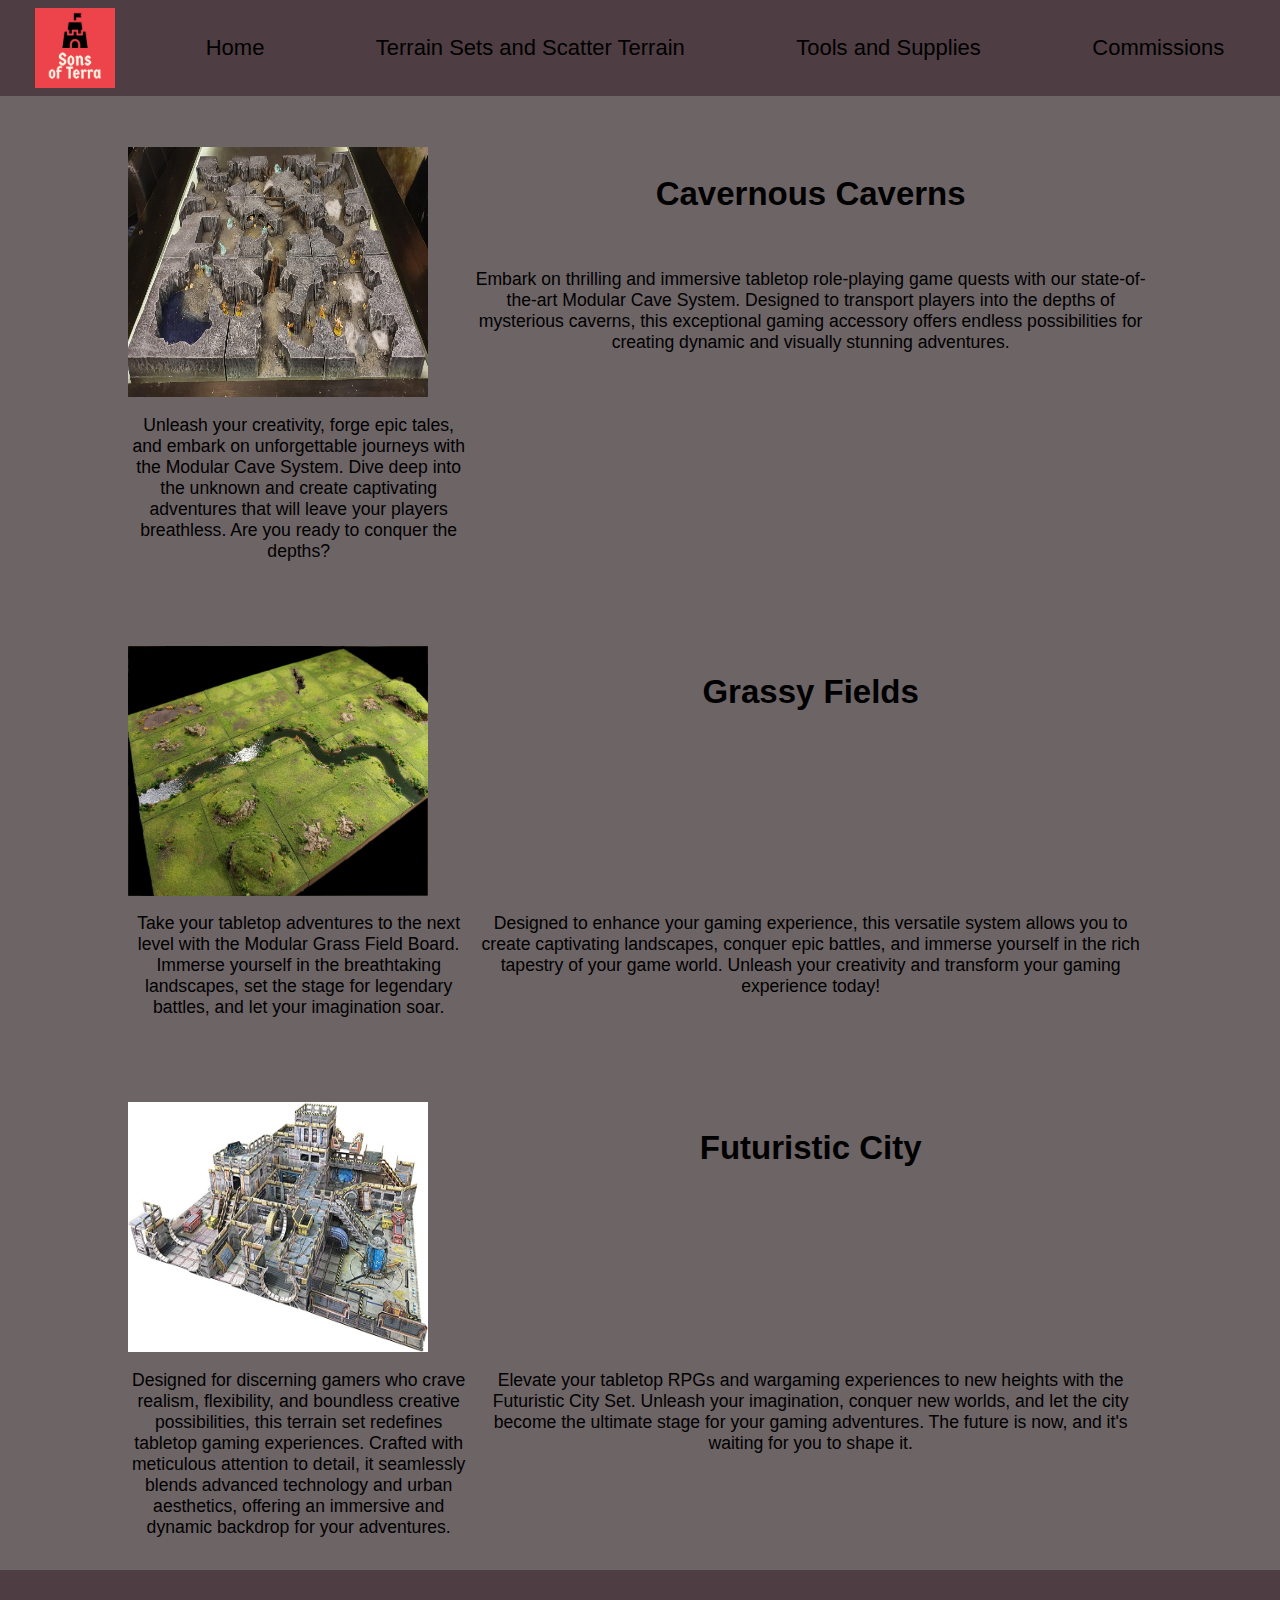
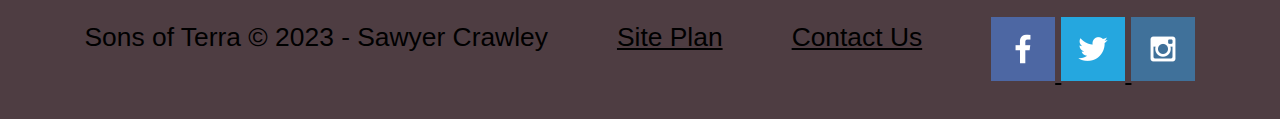
<file: personal website/terrain_sets.html>
<!DOCTYPE html>
<html lang="en">
<head>
    <link rel="stylesheet" href="styles/personal-site.css">
    <meta charset="UTF-8">
    <meta http-equiv="X-UA-Compatible" content="IE=edge">
    <meta name="viewport" content="width=device-width, initial-scale=1.0">
    <title>Sons of Terra | Sets and Scatter</title>
</head>
<body>
    <div id="home_content">
        <header>
            <a id="logo_link" href="index.html">
                <img class="logo" src="styles/images/logo.png" alt="Sons of Terra Logo">
            </a>
            <nav>
                <a href="index.html">Home</a>
                <a href="terrain_sets.html">Terrain Sets and Scatter Terrain</a>
                <a href="supplies.html">Tools and Supplies</a>
                <a href="contactus.html">Commissions</a>
            </nav>
        </header>
        <main>
            <div class="cave-set-card">
                <img class="cave-card-img" src="styles/images/cave_set.jpg" width="300" height="250" alt="modular cave terrain">
                <h2>Cavernous Caverns</h2>
                <p>Embark on thrilling and immersive tabletop role-playing game quests with our state-of-the-art Modular Cave System. 
                    Designed to transport players into the depths of mysterious caverns, this exceptional gaming accessory offers endless 
                    possibilities for creating dynamic and visually stunning adventures.</p>
                <p>Unleash your creativity, forge epic tales, and embark on unforgettable journeys with the Modular Cave System. Dive deep 
                    into the unknown and create captivating adventures that will leave your players breathless. Are you ready to conquer the 
                    depths?</p>
                </div>
            <div class="grassy-fields-card">
                <img class="grassy-card-img" src="styles/images/grassy-field-set.jpg" width="300" height="250" alt="grassy field terrain">
                <h2>Grassy Fields</h2>
                <p>Take your tabletop adventures to the next level with the Modular Grass Field Board. Immerse yourself in the breathtaking 
                    landscapes, set the stage for legendary battles, and let your imagination soar.</p>
                <p>Designed to enhance your gaming experience, this versatile system allows you to create captivating landscapes, conquer 
                    epic battles, and immerse yourself in the rich tapestry of your game world. Unleash your creativity and transform your 
                    gaming experience today!</p>
                </div>
            <div class="city-terrain-card">
                <img class="city-card-img" src="styles/images/sci_fi_set.jpg" width="300" height="250" alt="futuristic city terrain">
                <h2>Futuristic City</h2>
                <p>Designed for discerning gamers who crave realism, flexibility, and boundless creative possibilities, this terrain set 
                    redefines tabletop gaming experiences. Crafted with meticulous attention to detail, it seamlessly blends advanced 
                    technology and urban aesthetics, offering an immersive and dynamic backdrop for your adventures.</p>   
                <p>Elevate your tabletop RPGs and wargaming experiences to new heights with the Futuristic City Set. Unleash 
                    your imagination, conquer new worlds, and let the city become the ultimate stage for your gaming adventures. The future 
                    is now, and it's waiting for you to shape it.</p>     
                </div>
        </main>
        <footer>
            <p>Sons of Terra &copy; 2023 - Sawyer Crawley</p>
            <p><a href="personal-site-plan.html">Site Plan</a></p>
            <p><a href="contactus.html">Contact Us</a></p>
            <div class="social">
                <a href="https://facebook.com" target="blank">
                    <img src="styles/images/facebook.png" alt="facebook icon">
                </a>
                <a href="https://twitter.com" target="blank">
                    <img src="styles/images/twitter.png" alt="twitter icon">
                </a>
                <a href="https://instagram.com" target="blank">
                    <img src="styles/images/instagram.png" alt="instagram icon">
                </a>
            </div>
        </footer>
    </div>
</body>
</html>
</file>
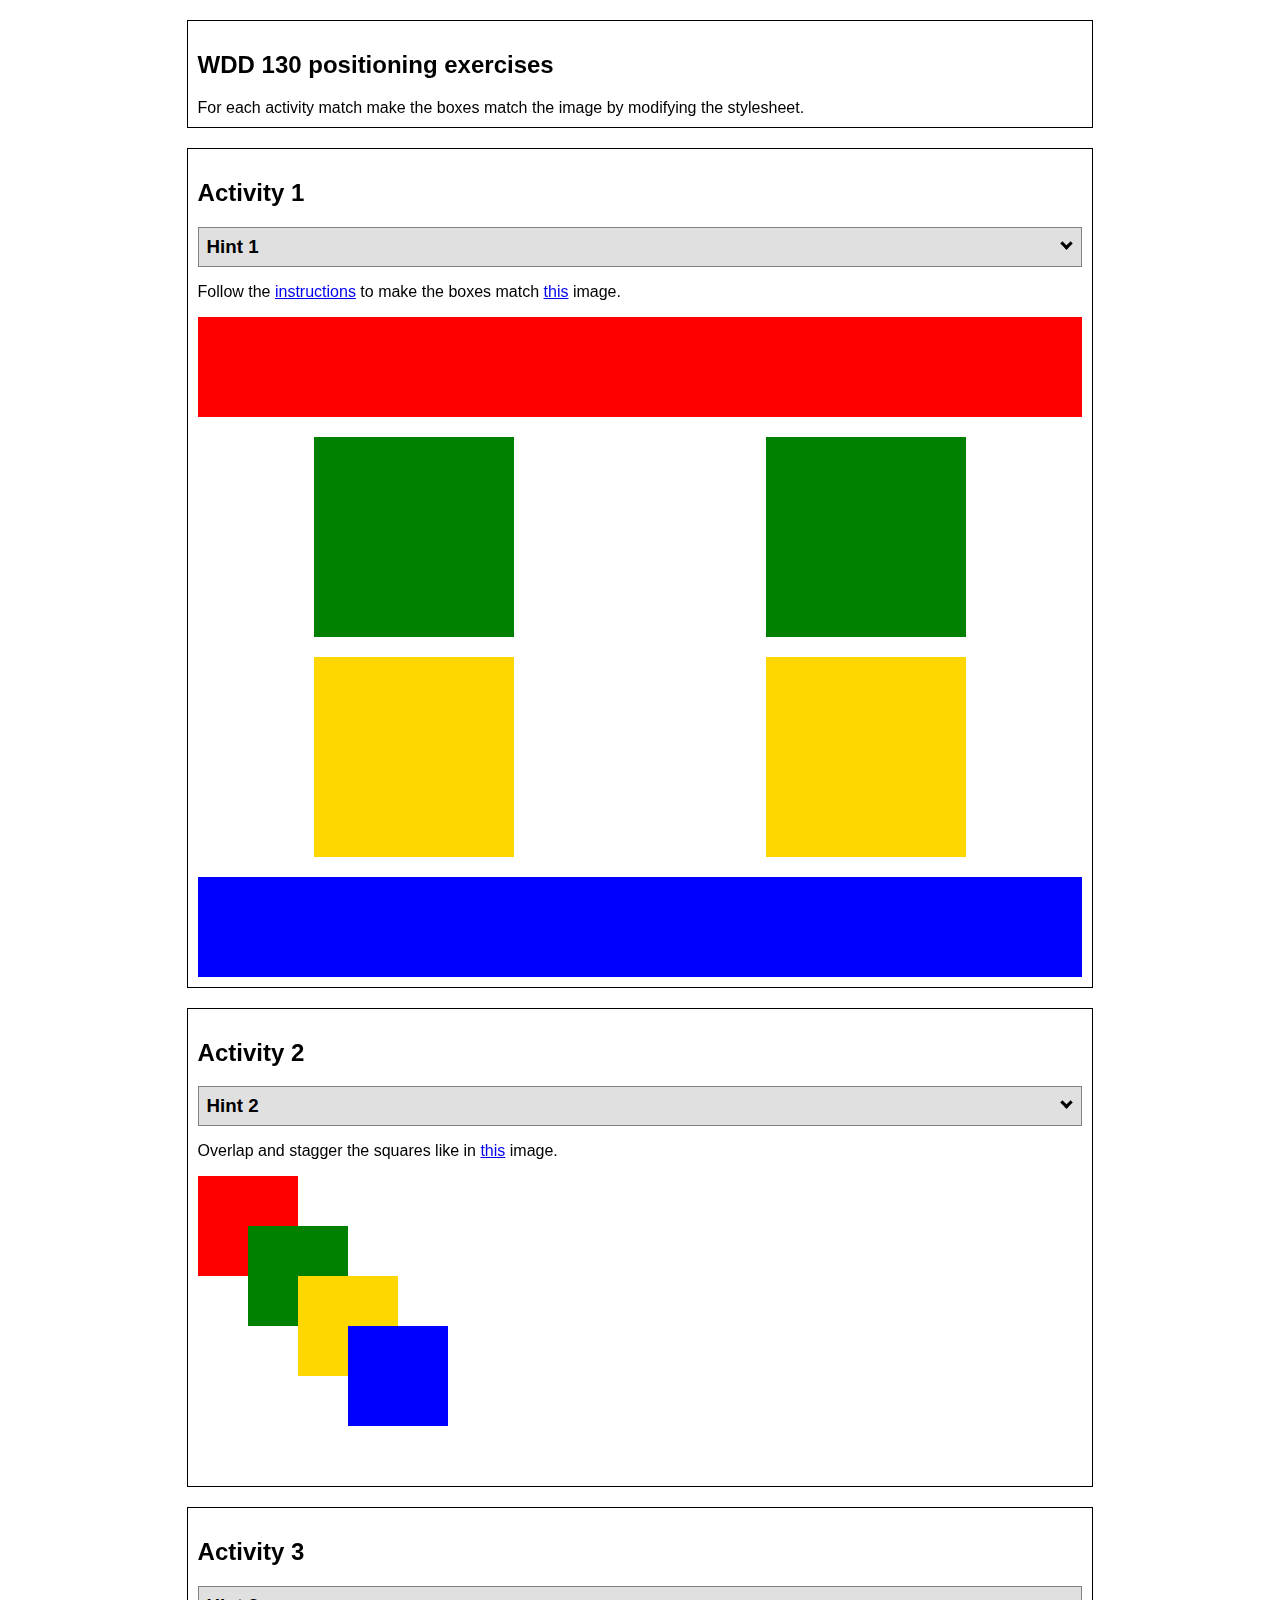
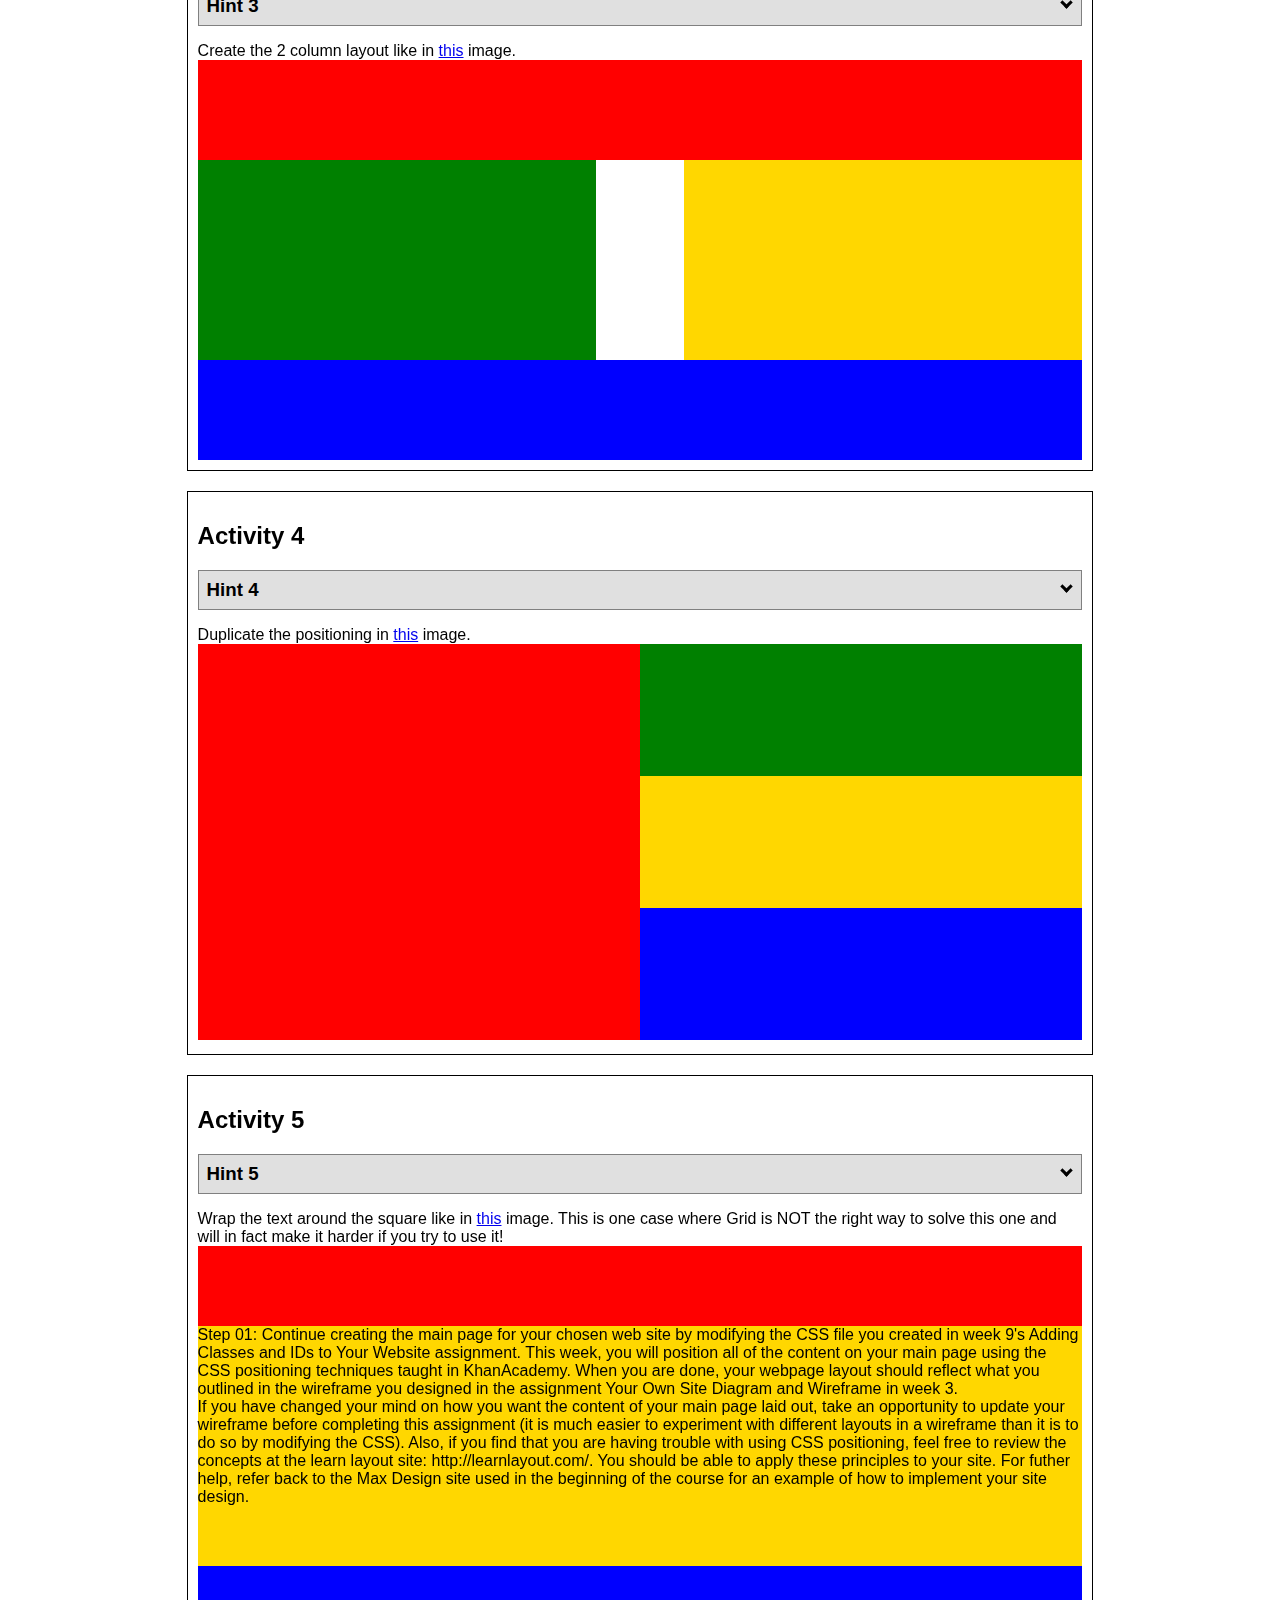
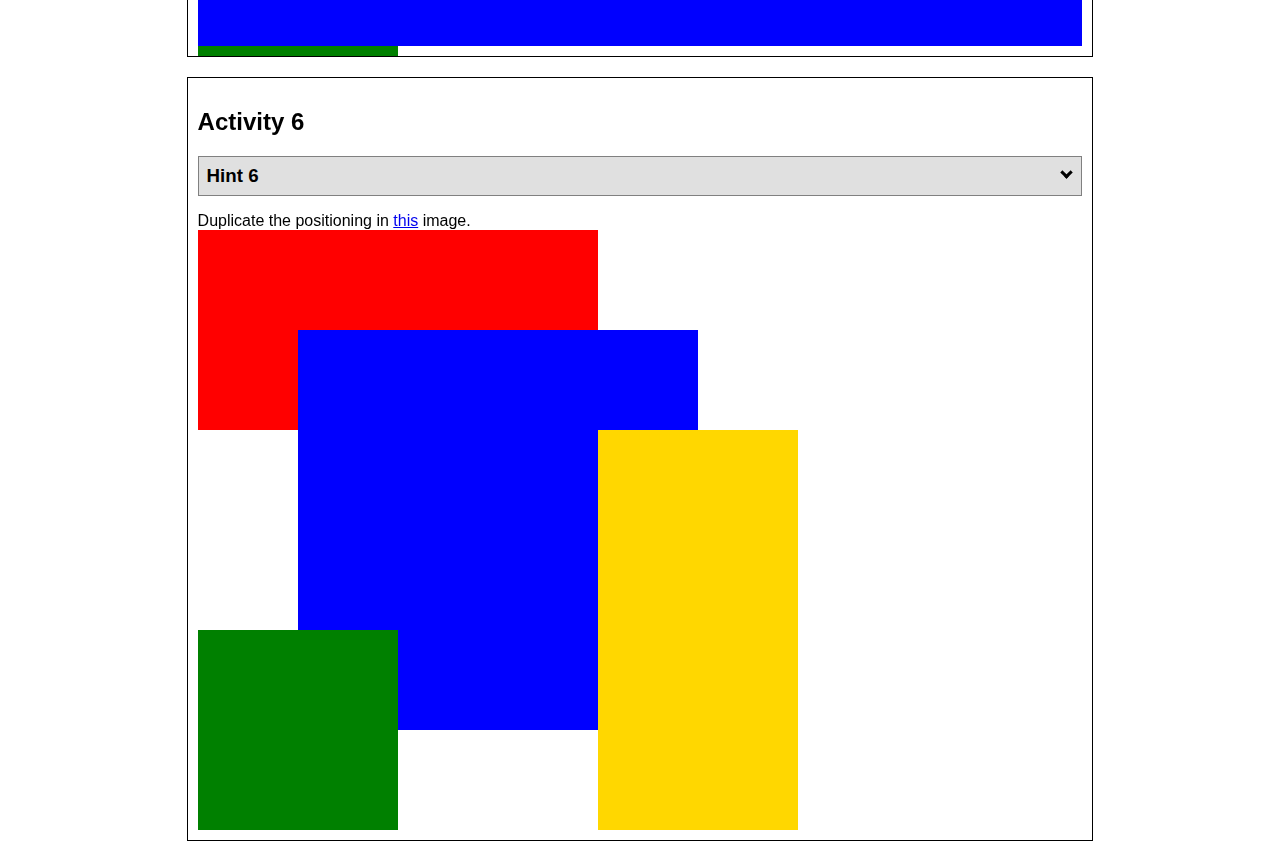
<file: positioning/positioning.html>
<!DOCTYPE html>
<html lang="en">
  <head>
    <!-- HTML - Name: positioning.html -->
    <title>Positioning Activity</title>
    <link rel="stylesheet" type="text/css" href="positionstyles.css" />
  </head>
  <body>
    <div class="activity">
      <h2>WDD 130 positioning exercises</h2>
      For each activity match make the boxes match the image by modifying the stylesheet.</div>
    <div class="activity">
      <h2>Activity 1</h2>
      <section class="hint"><input type="checkbox" ><i></i> <h3>Hint 1</h3><div><p>Check out the <a href="https://byui-wdd.github.io/wdd130/activities/w06-css-positioning.html" target="_blank">activity instructions</a> in Ilearn!</p></div></section>
      <p>Follow the <a href="https://byui-wdd.github.io/wdd130/activities/w06-css-positioning.html" target="_blank">instructions</a> to make the boxes match  <a href="https://byui-wdd.github.io/wdd130/images/example1.png" target="_blank">this</a> image.</p>
      <div class="content1" >
        <div class="red1" ></div>
        <div class="green1" ></div>
        <div class="green1" ></div>
        <div class="yellow1"></div>
        <div class="yellow1"></div>
        <div class="blue1"></div>
      </div>
    </div>
    <div class="activity">
      <h2>Activity 2</h2>
      <section class="hint"><input type="checkbox" > <h3>Hint 2</h3><i></i><div>
      <ul>
      <li>grid-template-columns: 50px 50px 50px 50px 50px </li></ul></div></section>
      <p>Overlap and stagger the squares like in <a href="https://byui-wdd.github.io/wdd130/images/example2.png" target="_blank">this</a> image.</p>
      <div class="content2" >
        <div class="red2" ></div>
        <div class="green2" ></div>
        <div class="yellow2"></div>
        <div class="blue2"></div>
      </div>
    </div>
    <div class="activity">
      <h2>Activity 3</h2>
      <section class="hint"><input type="checkbox" > <h3>Hint 3</h3><i></i><div><p>This one is going to be best solved with CSS Grid. Remember to make the boxes the right width first...then start moving them around. </p><h4>Properties used:</h4><ul><li>display:grid;</li><li>grid-template-columns:</li><li>grid-column-gap:</li>
        <li>grid-column:</li>  </ul></div></section>
      Create the 2 column layout like in <a href="https://byui-wdd.github.io/wdd130/images/example3.png" target="_blank">this</a>  image.
      <div class="content3" >
        <div class="red3" ></div>
        <div class="green3" ></div>
        <div class="yellow3"></div>
        <div class="blue3"></div>
      </div>
    </div>
    <div class="activity">
      <h2>Activity 4</h2>
      <section class="hint"><input type="checkbox" > <h3>Hint 4</h3><i></i><div><p>For the others we have been primarily concerned with width. For this one you will need to adjust height as well. </p><h4>Properties used:</h4><ul><li>display:grid;</li><li>grid-template-columns:</li><li>grid-row:</li></ul></div></section>
      Duplicate the positioning in <a href="https://byui-wdd.github.io/wdd130/images/example4.png" target="_blank">this</a> image. 
      <div class="content4" >
        <div class="red4" ></div>
        <div class="green4" ></div>
        <div class="yellow4"></div>
        <div class="blue4"></div>
      </div>
    </div>

    <div class="activity">
      <h2>Activity 5</h2>
      <section class="hint"><input type="checkbox" > <h3>Hint 5</h3><i></i><div><p>Grid is <strong>not</strong> the right way to do this.  In fact there is only one way to really do that...and that is with float. Remember that we float the thing we want the text to wrap around.  Also remember to start by making all the shapes the right size and shape.</p><h4>Properties used:</h4><ul><li>float: left;</li></ul></div></section>
      Wrap the text around the square like in <a href="https://byui-wdd.github.io/wdd130/images/example5.png" target="_blank">this</a> image. This is one case where Grid is NOT the right way to solve this one and will in fact make it harder if you try to use it!
      <div class="content5" >
        <div class="red5" ></div>
        <div class="green5" ></div>
        <div class="yellow5">Step 01: Continue creating the main page for your chosen web site by modifying the CSS file you created in week 9's Adding Classes and IDs to Your Website assignment. This week, you will position all of the content on your main page using the CSS positioning techniques taught in KhanAcademy. When you are done, your webpage layout should reflect what you outlined in the wireframe you designed in the assignment Your Own Site Diagram and Wireframe in week 3. <br />
          If you have changed your mind on how you want the content of your main page laid out, take an opportunity to update your wireframe before completing this assignment (it is much easier to experiment with different layouts in a wireframe than it is to do so by modifying the CSS). Also, if you find that you are having trouble with using CSS positioning, feel free to review the concepts at the learn layout site: http://learnlayout.com/. You should be able to apply these principles to your site. For futher help, refer back to the Max Design site used in the beginning of the course for an example of how to implement your site design.</div>
        <div class="blue5"></div>
      </div>
    </div>
    <div class="activity">
      <h2>Activity 6</h2>
      <section class="hint"><input type="checkbox" > <h3>Hint 6</h3><i></i><div><p>This one is all about visualizing the grid behind the layout. If you are having a hard time doing that first: all the sizes are even multiples of 100, and second here is another example with the lines drawn: <a href="https://byui-wdd.github.io/wdd130/images/example6-hint.png" target="_blank">example 6 with lines</a>. For this one you will find it easiest if you use px for the column width. You can also use <kbd>z-index</kbd> to control the element layering.    </p><h4>Properties used:</h4><ul><li>display:grid;</li><li>grid-template-columns:</li><li>grid-column:</li><li>grid-row:</li><li><a href="https://www.w3schools.com/cssref/pr_pos_z-index.asp" target="_blank">z-index:</a></li></ul></div></section>
      Duplicate the positioning in <a href="https://byui-wdd.github.io/wdd130/images/example6.png" target="_blank">this</a> image.
      <div class="content6" >
        <div class="red6" ></div>
        <div class="green6" ></div>
        <div class="yellow6"></div>
        <div class="blue6"></div>
      </div>
    </div>
  </body>
</html>
</file>
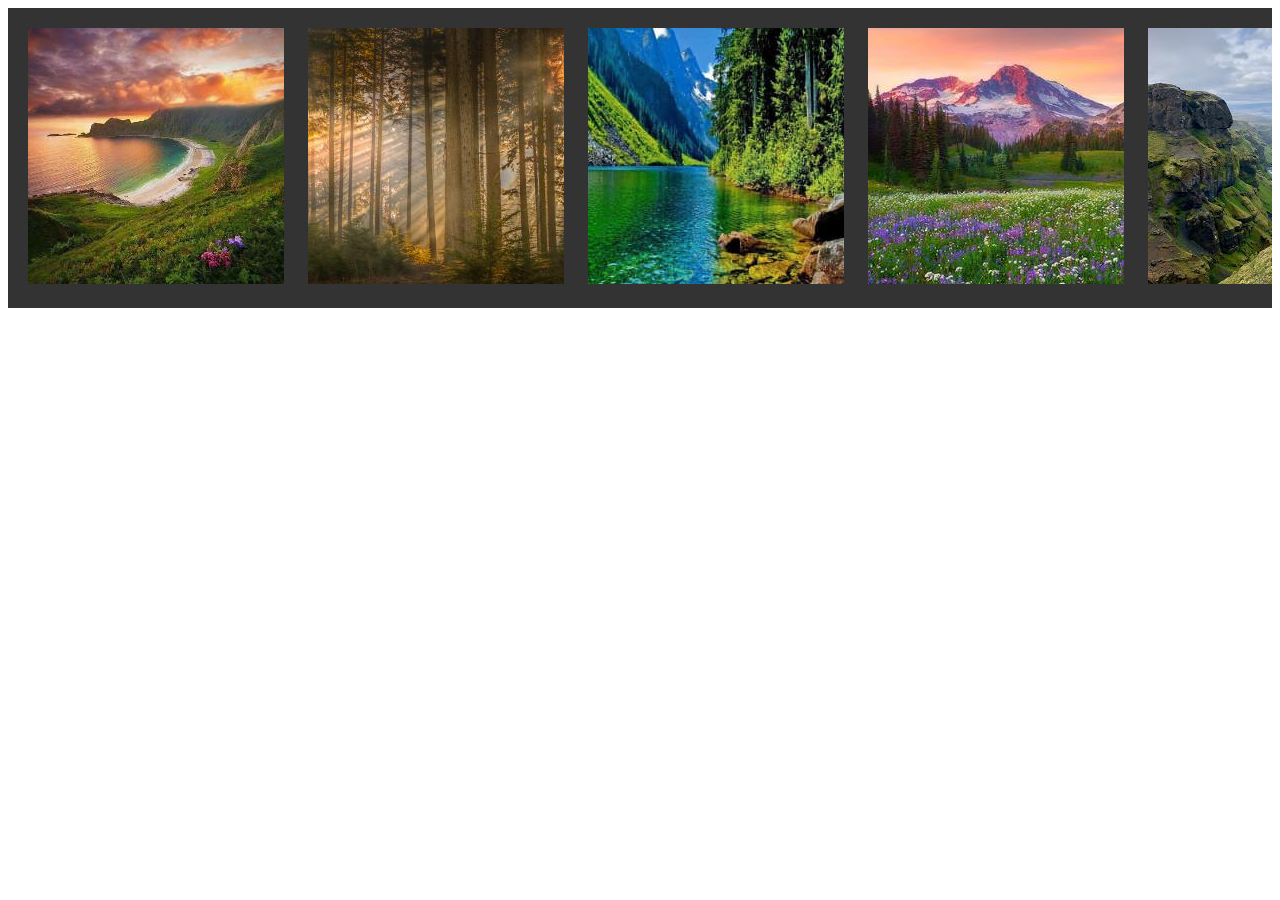
<file: web component/web_component.html>
<!DOCTYPE html>
<html lang="en">
<head>
    <link rel="stylesheet" href="styles/styles.css">
    <meta charset="UTF-8">
    <meta http-equiv="X-UA-Compatible" content="IE=edge">
    <meta name="viewport" content="width=device-width, initial-scale=1.0">
    <title>Document</title>
</head>
<body>
    <div class="scroll-container">
        <img src="styles/images/beach.jpg" alt="beach">
        <img src="styles/images/forest.jpg" alt="forest">
        <img src="styles/images/lake.jpg" alt="lake">
        <img src="styles/images/mountain.jpg" alt="mountains">
        <img src="styles/images/canyon.jpg" alt="canyon">
        <img src="styles/images/field.jpg" alt="field">
        <img src="styles/images/lighthouse.jpg" alt="lighthouse">
      </div>
</body>
</html>
</file>
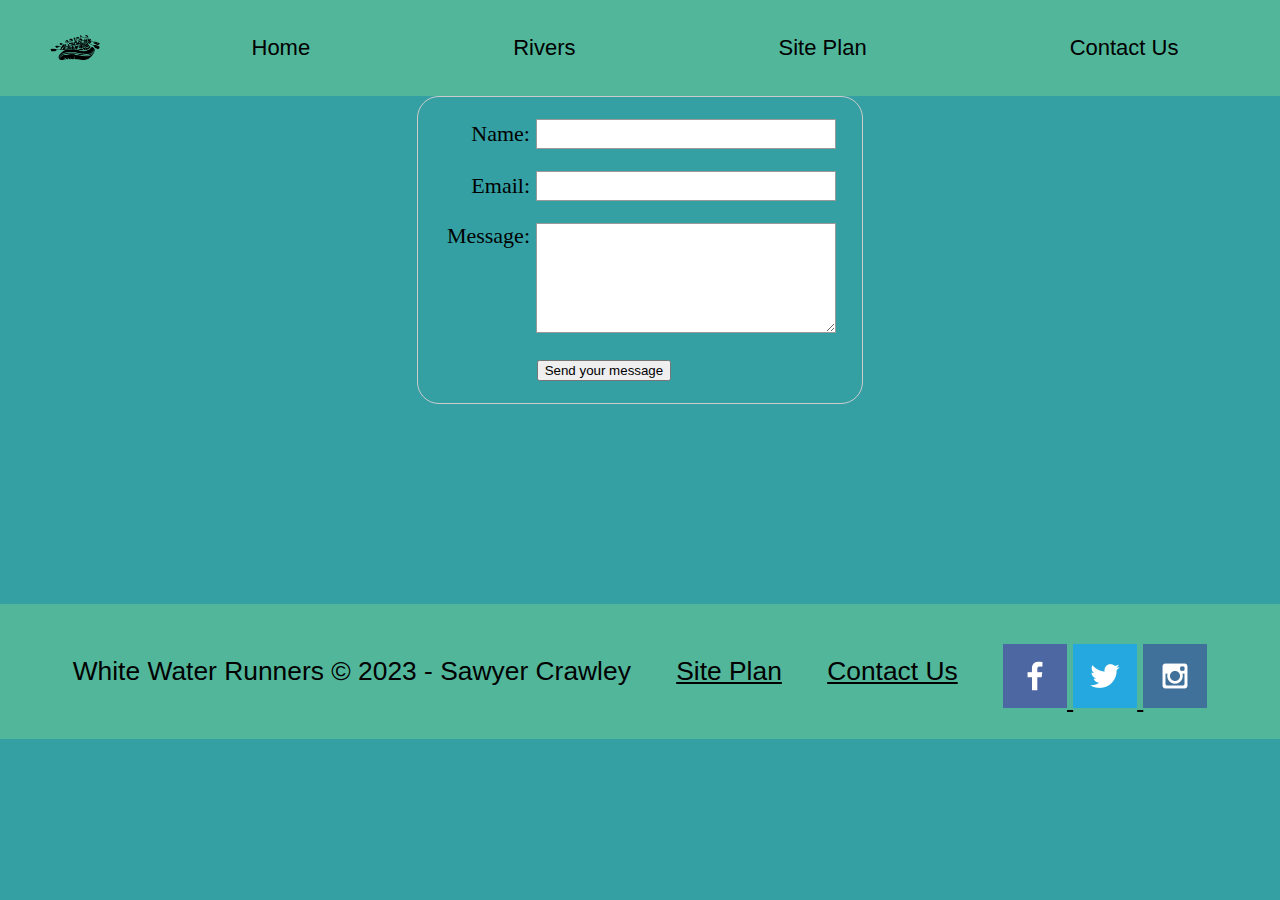
<file: wwr/contactus.html>
<!DOCTYPE html>
<html lang="en">
<head>
    <link rel="stylesheet" href="styles/style.css">
    <meta charset="UTF-8">
    <meta http-equiv="X-UA-Compatible" content="IE=edge">
    <meta name="viewport" content="width=device-width, initial-scale=1.0">
    <title>White Water Runners | Contact Us</title>
    <style>
        form {
  /* Center the form on the page */
  margin: 0 auto;
  width: 400px;
  /* Form outline */
  padding: 1em;
  border: 1px solid #ccc;
  border-radius: 1em;
}

ul {
  list-style: none;
  padding: 0;
  margin: 0;
}

form li + li {
  margin-top: 1em;
}

label {
  /* Uniform size & alignment */
  display: inline-block;
  width: 90px;
  text-align: right;
}

input,
textarea {
  /* To make sure that all text fields have the same font settings
     By default, textareas have a monospace font */
  font: 1em sans-serif;

  /* Uniform text field size */
  width: 300px;
  box-sizing: border-box;

  /* Match form field borders */
  border: 1px solid #999;
}

input:focus,
textarea:focus {
  /* Additional highlight for focused elements */
  border-color: #000;
}

textarea {
  /* Align multiline text fields with their labels */
  vertical-align: top;

  /* Provide space to type some text */
  height: 5em;
}

.button {
  /* Align buttons with the text fields */
  padding-left: 90px; /* same size as the label elements */
}

button {
  /* This extra margin represent roughly the same space as the space
     between the labels and their text fields */
  margin-left: 0.5em;
}

#feedback {
    background-color: antiquewhite;
    position: absolute;
    top: 0;
    left: 0;
    right: 0;
    padding: .5em;
    /* make this element invisible until we are ready for it */
    display: none;      
}
.moveDown {
    margin-top: 3em;
}

    </style>
</head>
<body>
        <header>
            <a id="logo_link" href="index.html">
                <img class="logo" src="images/pngwing.com.png" alt="White Water Runners Logo">
            </a>
            <nav>
                <a href="index.html">Home</a>
                <a href="rivers.html">Rivers</a>
                <a href="site-plan-rafting.html">Site Plan</a>
                <a href="contactus.html">Contact Us</a>
            </nav>
        </header>
            <main> 
                <div id="feedback"></div>
                <form action="/my-handling-form-page" method="post">
                    <ul>
                      <li>
                        <label for="name">Name:</label>
                        <input type="text" id="name" name="user_name" />
                      </li>
                      <li>
                        <label for="mail">Email:</label>
                        <input type="email" id="mail" name="user_email" />
                      </li>
                      <li>
                        <label for="msg">Message:</label>
                        <textarea id="msg" name="user_message"></textarea>
                      </li>
                      <li class="button">
                        <button type="submit">Send your message</button>
                      </li>
                    </ul>
                  </form>  
            </main>
        <footer>
            <p>White Water Runners &copy; 2023 - Sawyer Crawley</p>
            <p><a href="site-plan-rafting.html">Site Plan</a></p>
            <p><a href="contactus.html">Contact Us</a></p>
            <div class="social">
                <a href="https://facebook.com" target="blank">
                    <img src="images/facebook.png" alt="facebook icon">
                </a>
                <a href="https://twitter.com" target="blank">
                    <img src="images/twitter.png" alt="twitter icon">
                </a>
                <a href="https://instagram.com" target="blank">
                    <img src="images/instagram.png" alt="instagram icon">
                </a>
            </div>
        </footer>
        <script>
            // get the feedback div element so we can do something with it.
            const feedbackElement = document.getElementById('feedback');
            // get the form so we can read what was entered in it.
            const formElement = document.forms[0];
            // add a 'listener' to wait for a submission of our form. When that happens run the code below.
            formElement.addEventListener('submit', function(e) {
                // stop the form from doing the default action.
                e.preventDefault();
                // set the contents of our feedback element to a message letting the user know the form was submitted successfully. Notice that we pull the name that was entered in the form to personalize the message!
                feedbackElement.innerHTML = 'Hello '+ formElement.user_name.value +'! Thank you for your message. We will get back with you as soon as possible!';
                // make the feedback element visible.
                feedbackElement.style.display = "block";
                // add a class to move everything down so our message doesn't cover it.
                document.body.classList.toggle('moveDown');
            });
        </script>
    </body>
</html>
</file>
<file: personal website/styles/personal-site.css>
#home_content {
    max-width: 1600px;
    
}

nav a {
    text-align: center;
    color:black;
    text-decoration: none;
    font-family: Helvetica, Arial;
    padding: 35px;
}

nav {
    display: flex;
    justify-content: space-around;
}

h4 {
    color: black;
    font-family: Arial, Helvetica, sans-serif;
    color: white;
}

#hero-msg h1, #hero-msg h4 {
    text-align: center;
    font-family: Arial, Helvetica, sans-serif;
    color: white;
}

#hero-msg {
    display: grid;
    grid-column: 2/3;
    grid-row: 1/2;
    margin-top: 100px;
}

#hero-box {
    margin:auto;
    text-align: center;
    display: grid;
    grid-column: 1/4;
    grid-row: 1/3;
    z-index: -1;
}

main {
    text-align: center;
    font-family: Arial, Helvetica, sans-serif;
}

body {
    background-color: #6D6466;
    font-size: 22px;
    margin: 0;
    padding: 0;
}

header {
    background-color: #4E3D42;
    display: grid;
    grid-template-columns: 150px auto;
}

nav a:hover {
    color:#ED434B
}

.home-title {
    color:black;
    font-family: Arial, Helvetica, sans-serif;
    font-size: 2em;
    margin-top: 10px;
}

footer {
    background-color: #4E3D42;
    color:black;
    text-decoration: none;
    font-family: Helvetica, Arial;
    padding: 25px 50px;
    display: flex;
    justify-content: space-around;
    align-items: center;
}

p {
    color: black;
    font-size: .8em;
    padding-bottom: 15px;
}

footer a {
    color: black;
}

footer a:hover {
    color: #ED434B;
}

.logo {
    width: 80px
}

#hero-image {
    width: 100%
}

footer p {
    font-size: 1.2em;
}

footer p a:hover {
    text-decoration: underline;
} 

#logo_link {
    padding-top: 5px;
    justify-self: center;
    align-self: center;
}

footer .social img {
    padding-top: 15px;
}

.pre-built-terrain-card, .building-materials-card, .commission-card {
    margin: 100px 0;
} 

.card-img {
    border: 10px solid #9F9F92;
    box-shadow: 5px 5px 10px black;
}

main img {
    box-sizing: border-box;
}

#hero {
    display: grid;
    grid-template-columns: 1fr 3fr 1fr;
    grid-template-rows: 300px;
    margin-top: -100px; 
}

main {
    display: grid;
    grid-template-columns: 10% 1fr 5% 1fr 5% 1fr 10%;
    
}

.card-img {
    width: 100%;
}

.pre-built-terrain-card {
    display: grid;
    grid-column: 2/3;
    grid-row: 2/3;
}

.building-materials-card {
    display: grid;
    grid-column: 4/5;
    grid-row: 2/3;
}

.commission-card {
    display: grid;
    grid-column: 6/7;
    grid-row: 2/3;
}

.cave-set-card{
    margin-top: 5%;
    display: grid;
    grid-column: 2/7;
    grid-row: 2/3;
    grid-template-columns: 1fr 2fr;
    
}

.cave-card-img {
    display: grid;
    grid-column: 1/2;
    grid-row: 1/3;
}

.grassy-fields-card{
    margin-top: 5%;
    display: grid;
    grid-column: 2/7;
    grid-row: 4/5;
    grid-template-columns: 1fr 2fr;
    
}

.city-terrain-card{
    margin-top: 5%;
    display: grid;
    grid-column: 2/7;
    grid-row: 6/7;
    grid-template-columns: 1fr 2fr;
    
}

.foam-card {
    margin-top: 5%;
    display: grid;
    grid-column: 2/7;
    grid-row: 2/3;
    grid-template-columns: 1fr 2fr;
}

.flocking-card {
    margin-top: 5%;
    display: grid;
    grid-column: 2/7;
    grid-row: 4/5;
    grid-template-columns: 1fr 2fr;
}

.mold-card {
    margin-top: 5%;
    display: grid;
    grid-column: 2/7;
    grid-row: 6/7;
    grid-template-columns: 1fr 2fr;
    margin-bottom: 5%;
}

.foam-card-img {
    display: grid;
    grid-column: 1/2;
    grid-row: 1/3;
}

.flocking-card-img {
    display: grid;
    grid-column: 1/2;
    grid-row: 1/3;
}

.mold-card-img {
    display: grid;
    grid-column: 1/2;
    grid-row: 1/3;
}
</file>
<file: wwr/styles/style.css>
@import url('https://fonts.googleapis.com/css2?family=Open+Sans&family=Roboto:ital@0;1&display=swap');
@import url('https://fonts.googleapis.com/css2?family=Open+Sans&family=Roboto:ital@0;1&display=swap');

#content {
    max-width: 1600px;
    margin: auto;
}

nav a {
    text-align: center;
    color:black;
    text-decoration: none;
    font-family: 'Gill Sans', 'Gill Sans MT', Calibri, 'Trebuchet MS', sans-serif;
    padding: 35px;
}

nav {
    display: flex;
    justify-content: space-around;
}

h4 {
    color: black;
    font-family: 'Gill Sans', 'Gill Sans MT', Calibri, 'Trebuchet MS', sans-serif;
    color: white;
}

#hero-msg h1, #hero-msg h4 {
    text-align: center;
    font-family: 'Gill Sans', 'Gill Sans MT', Calibri, 'Trebuchet MS', sans-serif;
    color: white;
}

#hero-msg {
    display: grid;
    grid-column: 2/3;
    grid-row: 1/2;
    margin-top: 100px;
}

#hero-box {
    margin:auto;
    text-align: center;
    display: grid;
    grid-column: 1/4;
    grid-row: 1/3;
    z-index: -1;
}

.button-box {
    text-align: center;
    font-family: 'Gill Sans', 'Gill Sans MT', Calibri, 'Trebuchet MS', sans-serif;
}

main section {
    text-align: center;
    font-family: 'Gill Sans', 'Gill Sans MT', Calibri, 'Trebuchet MS', sans-serif;
}

#background {
    height: 725px;
    background-color: #99d98c;
    display: grid;
    grid-column: 1/11;
    grid-row: 4/9;
}

body {
    background-color: #34a0a4;
    font-size: 22px;
    margin: 0;
    padding: 0;
}

header {
    background-color: #52b69a;
    display: grid;
    grid-template-columns: 150px auto;
}

nav a:hover {
    background-color: #396E94;
    color:#99d98c
}

.home-title {
    color:black;
    font-family: Arial, Helvetica, sans-serif;
    font-size: 2em;
    margin-top: 10px;
}

.book, .join {
     background-color: #34a0a4;
     color:black;
     text-decoration: none;
     font-size: 18px;
     padding: 15px 30px;
     margin-top: 50px;
     border-radius: 5px;
}

.book:hover, .join:hover {
    background-color: #396E94;
    color:#99d98c
}

.msg {
    background-color: #34a0a4;
    line-height: 1.5em;
    padding: 35px;
    display: grid;
    grid-column: 6/10;
    grid-row: 6/7;
    box-shadow: 5px 5px 10px #6f7364;
}

footer {
    background-color: #52b69a;
    color:black;
    text-decoration: none;
    font-family: 'Gill Sans', 'Gill Sans MT', Calibri, 'Trebuchet MS', sans-serif;
    padding: 25px 50px;
    margin-top: 200px;
    display: flex;
    justify-content: space-around;
    align-items: center;
}

.msg h2, h3 {
    color:black;
    font-family: Arial, Helvetica, sans-serif;
}

.msg p {
    color: black;
    font-size: .8em;
    padding-bottom: 15px;
}

footer a {
    color: black;
}

footer a:hover {
    color: #99d98c;
}

.logo {
    width: 80px
}

.icon {
    width: 80px;
    padding-top: 10px;
}

#hero-image {
    width: 100%
}

footer p {
    font-size: 1.2em;
}

footer p a:hover {
    text-decoration: underline;
} 

h2 {
    margin: 0;
}

#logo_link {
    padding-top: 5px;
    justify-self: center;
    align-self: center;
}

footer .social img {
    padding-top: 15px;
}

.rivers-card, .camping-card, .rapids-card {
    margin: 200px 0;
} 

.card-img {
    border: 10px solid #99d98c;
    transition: transform .5s;
    box-shadow: 5px 5px 10px #6f7364;
}

.card-img:hover {
    opacity: .6;
    transform: scale(1.1);
}

main section img {
    box-sizing: border-box;
}

#hero {
    display: grid;
    grid-template-columns: 1fr 3fr 1fr;
    margin-top: -100px; 
}

.home-grid {
    display: grid;
    grid-template-columns: 1fr 1fr 1fr 1fr 1fr 1fr 1fr 1fr 1fr 1fr;
}

.card-img, .mountains {
    width: 100%;
}

.rivers-card {
    display: grid;
    grid-column: 2/4;
    grid-row: 2/3;
}

.camping-card {
    display: grid;
    grid-column: 5/7;
    grid-row: 2/3;
}

.rapids-card {
    display: grid;
    grid-column: 8/10;
    grid-row: 2/3;
}

.mountains {
    display: grid;
    grid-column: 2/7;
    grid-row: 5/8;
    box-shadow: 5px 5px 10px #6f7364;
}

.rivers {
    display: grid;
    grid-template-columns: 10% 80% 10%;
    
}

.salmon-river {
    grid-column: 2/3;
    grid-row: 2/3;
    display: grid;
    grid-template-columns: 40% 10% 50%;
    padding-bottom: 50px;
    padding-top: 50px;
}

.desolation-canyon {
    grid-column: 2/3;
    grid-row: 4/5;
    display: grid;
    grid-template-columns: 40% 10% 50%;
    padding-bottom: 50px;
    padding-top: 50px;
}

.grand-canyon {
    grid-column: 2/3;
    grid-row: 6/7;
    display: grid;
    grid-template-columns: 40% 10% 50%;
    padding-top: 50px;
}

#salmon-river-content {
    display: grid;
    grid-column: 3/4;
    justify-content: left;
}

#desolation-canyon-content {
    display: grid;
    grid-column: 3/4;
    justify-content: left;
}

#grand-canyon-content {
    display: grid;
    grid-column: 3/4;
    justify-content: left;
}

.SalmonRiver {
    border: 10px solid #99d98c;
}

.DesolationCanyon {
    border: 10px solid #99d98c;
}

.GrandCanyon {
    border: 10px solid #99d98c;
}


@media screen and (max-width: 900px) {
    #hero, .home-grid {
        display: block;
        height: auto;
    }
    nav, footer {
        flex-direction: column;
    }
    nav a {
        display: block;
        padding: 15px;
    }
    #hero {
        margin-top: 0;
    }
    #hero-msg {
        margin-top: 0;
    }
    #hero-msg h4 {
        display: none;
    }
    .home-title {
        font-size: 25px;
        color: #6f7364;
    }
    .rivers-card, .camping-card, .rapids-card { 
        margin: 50px auto;
        width: 60%;
    }
    #background {
        display: none;
    }
    .mountains, .msg {
        width: 80%;
        display: block;
        margin: 0 auto;
    }
    footer {
        margin-top: 25px;
    }
}
</file>
<file: personal website/styles/personal-site-plan.css>
/* if you are using any Google fonts change the font names below to your fonts. 
Any spaces in your font name should be replaced with a +. 
Fonts are separated by a | */
@import url('https://fonts.googleapis.com/css?family=IM+Fell+French+Canon+SC|Lato');

:root {
  /* change the values below to your colors from your palette */
  --primary-color: #9F9F92  ;
  --secondary-color: #C9D5B5 ;
  --accent1-color: #6D6466;
  --accent2-color: #4E3D42;

  /* change the values below to your chosen font(s) */
  --heading-font: Helvetica, Arial;
  --paragraph-font: Arial, Helvetica, sans-serif;

  /* these colors below should be chosen from among your palette colors above */
  --headline-color-on-white: #4E3D42;  /* headlines on a white background */ 
  --headline-color-on-color: #4E3D42; /* headlines on a colored background */ 
  --paragraph-color-on-white: #4E3D42; /* paragraph text on a white background */ 
  --paragraph-color-on-color: black; /* paragraph text on a colored background */ 
  --paragraph-background-color: #C9D5B5  ;
  --nav-link-color: #4E3D42;
  --nav-background-color: #9F9F92;
  --nav-hover-link-color: #9F9F92;
  --nav-hover-background-color: #6D6466;
}


/*  Look around below...but DON'T CHANGE ANYTHING! */

body {
  max-width: 1200px;
  margin: 0 auto;
  padding: 4em;
  font-size: 18px;
  text-align: center;
}
img {
  display: block;
  margin: 0 auto;
}
h1, h2, h3, h4, h5, h6 {
  font-family: var(--heading-font);
  color: var(--headline-color-on-white);
}
h2 {
  text-align: center;
}
hr {
  height: 3px;
  margin: 35px 0;
  background: var(--accent1-color);
}
header {
  padding: 1em;
  text-align: center;
  color: var(--headline-color-on-color);
  background-color: var(--paragraph-background-color);
}
header > h1, header > h2 {
  color: var(--headline-color-on-color);
}

p {
  font-family: var(--paragraph-font);
  color: var(--paragraph-color-on-white);
  padding: 1em;
}
.colors {
  width: 100%;
  min-width: 350px;
  margin: 30px auto;
  text-align: center;
}
.colors th {
  background-color: #999;
}
.colors td{
  width: 25%;
  height: 3em;
}

.primary {
  background-color: var(--primary-color);
}
.secondary {
  background-color: var(--secondary-color);
}
.accent1 {
  background-color: var(--accent1-color);
}
.accent2{
  background-color: var(--accent2-color);
}

p.colored {
  background-color: var(--paragraph-background-color);
  color: var(--paragraph-color-on-color);
}

nav {
  background-color: var(--nav-background-color);
  line-height: 3em;
  text-align: center;
  font-size: 1.2em;
}
nav  {
  list-style-type: none;
  display: flex;

}
nav a {
  padding:1em;
  min-width: 120px;
  text-decoration: none;
  padding: 10px;

}
nav a:link, nav a:visited {
  color: var(--nav-link-color);
}
nav a:hover {
  color: var(--nav-hover-link-color);
  background-color: var(--nav-hover-background-color);
}

.sitemap {
  display: grid;
  justify-content: center;

  grid-template-columns: repeat(6, 15%);
  grid-template-rows: 3em 1.5em 1.5em 3em;
  grid-template-areas: ". . home home . ."
    ". . . top . ."
    ". left left right right ."
    "page2 page2 . . page3 page3";
}
.sitemap > div {

  text-align: center;

}
.sm-home {
  grid-area: home;
  background-color: #C9D5B5;
  line-height: 3em;
}
.sm-page2 {
  grid-area: page2;
  background-color: #C9D5B5;
  line-height: 3em;
}
.sm-page3 {
  grid-area: page3;
  background-color: #C9D5B5;
  line-height: 3em;
}

.top {
  grid-area: top;
  border-left: 1px solid;
}

.left {
  grid-area: left;
  border-top: 1px solid;
  border-left: 1px solid;
}

.right {
  grid-area: right;
  border-top: 1px solid;
  border-right: 1px solid;
}
</file>
<file: positioning/positionstyles.css>
/* CSS - Name: "positionstyles.css" */
/* Activity 1 styles */
.content1 {
  /* This is the parent of the activity 1 boxes. */
  display: grid;
  grid-template-columns: 1fr 1fr;
  justify-items: center;
  gap: 20px;
}
.red1 { 
  width: 100%; 
  height: 100px; 
  background-color: red; 
  grid-column: 1/3;

} 
.green1 {
  width: 200px; 
  height: 200px; 
  background-color: green; 
  justify-items: center;

} 
.yellow1 {
  width: 200px; 
  height: 200px; 
  background-color: gold; 
} 
.blue1 {
  width: 100%; 
  height: 100px; 
  background-color: blue;
  grid-column: 1/3; 
} 
/* Activity 2 styles */ 
.content2 {
  /* This is the parent of the activity 2 boxes. */
  display: grid;
  grid-template-columns: 50px 50px 50px 50px 50px 50px;
  grid-template-rows: 50px 50px 50px 50px 50px 50px;
}
.red2 {
  width: 100px; 
  height: 100px; 
  background-color: red; 
  grid-column: 1/3;
  grid-row: 1/3;
} 
.green2 { 
  width: 100px; 
  height: 100px; 
  background-color: green; 
  grid-column: 2/4;
  grid-row: 2/4;
} 
.yellow2 {
  width: 100px; 
  height: 100px; 
  background-color: gold; 
  grid-column: 3/5;
  grid-row: 3/5;

} 
.blue2 {
  width: 100px; 
  height: 100px; 
  background-color: blue; 
  grid-column: 4/6;
  grid-row: 4/6;
} 
/* Activity 3 styles */ 
.content3 {
  /* This is the parent of the activity 3 boxes. */
  display: grid;
  grid-template-columns: 45% 10% 45%;
  grid-row: 25% 50% 25%;
}
.red3 {
  width: 100%; 
  height: 100px; 
  background-color: red; 
  grid-column: 1/4;
  grid-row: 1/2;
} 
.green3 {
  width: 100%; 
  height: 200px; 
  background-color: green;
  grid-column: 1/2;
  grid-row: 2/3;
} 
.yellow3 {
  width: 100%; 
  height: 200px; 
  background-color: gold; 
  grid-column: 3/4;
  grid-row: 2/3;
} 
.blue3 {
  width: 100%;
  height: 100px; 
  background-color: blue; 
  grid-column: 1/4;
  grid-row: 3/4;
} 
/* Activity 4 styles */ 
.content4 {
  /* This is the parent of the activity 4 boxes. */
  height: 400px;
  display: grid;
  grid-template-columns: 50% 50%;
  grid-template-rows: 33% 33% 33%;
}
.red4 {
  width: 100%; 
  height: 100%; 
  background-color: red; 
  grid-column: 1/2;
  grid-row: 1/4;
} 
.green4 {
  width: 100%; 
  height: 100%; 
  background-color: green; 
  grid-column: 2/3;
  grid-row: 1/2;
} 
.yellow4 {
  width: 100%; 
  height: 100%; 
  background-color: gold; 
} 
.blue4 {
  width: 100%; 
  height: 100%; 
  background-color: blue; 
} 
/* Activity 5 styles */ 
.content5 {
  /* This is the parent of the activity 5 boxes. */
  height: 400px;
  display: grid;
  grid-template-rows: 20% 60% 20%;
}
.red5 { 
  width: 100%; 
  height: 100%; 
  background-color: red; 
  grid-row: 1/2;
} 
.green5 { 
  width: 200px; 
  height: 200px; 
  background-color: green; 

} 
.yellow5 {
  width: 100%; 
  height: 100%; 
  background-color: gold; 
  grid-row: 2/3;
} 
.blue5 {
  width: 100%; 
  height: 100%; 
  background-color: blue; 
  grid-row: 3/4;
} 
/* Activity 6 styles */ 
.content6 {
  /* This is the parent of the activity 6 boxes. */
  display: grid;
  grid-template-columns: 100px 100px 200px 100px 100px;
  grid-template-rows: 100px 100px 200px 100px 100px;
}
.red6 {
  width: 100%; 
  height: 100%; 
  background-color: red; 
  grid-column: 1/4;
  grid-row: 1/3;
  z-index: -2;
} 
.green6 {
  width: 100%; 
  height: 100%; 
  background-color: green; 
  grid-column: 1/3;
  grid-row: 4/6;
  z-index: 1;
} 
.yellow6 {
  width: 100%; 
  height: 100%; 
  background-color: gold; 
  grid-column: 4/6;
  grid-row: 3/6;
  z-index: 1;
} 
.blue6 {
  width: 100%; 
  height: 100%; 
  background-color: blue; 
  grid-column: 2/5;
  grid-row: 2/5;
  z-index: -1;
  justify-items: center;
} 


/* Do not make any changes below here */
.activity {
  width: 70%; 
  margin: 20px auto; 
  font-family: Arial, sans-serif; 
  border: 1px solid black; 
  padding: 10px; 
  clear:both; 
  overflow: auto;
} 

.hint {
  border: 1px solid grey;
  background: #e0e0e0;
  padding: .5em;
  position: relative;
  margin: 1em 0;
}
.hint h3 {
  margin: 0;
}
.hint:hover {
  background: #d0d0d0;
}
.hint > div {
  display: none;
}

.hint input[type=checkbox] {
  position: absolute;
  width: 100%;
  height: 100%;
  opacity: 0;
  z-index: 1;
  cursor: pointer;
}

.hint input[type=checkbox]:checked ~ div {
  display: block;
}

.hint i {
  position: absolute;
  transform: translate(-6px, 0);
  margin-top: 16px;
  right: 10px;
  top: -3px;
}
.hint i:before, .hint i:after {
  content: "";
  position: absolute;
  background-color: black;
  width: 3px;
  height: 9px;
}
.hint i:before {
  transform: translate(2px, 0) rotate(45deg);
}
.hint i:after {
  transform: translate(-2px, 0) rotate(-45deg);
}

.hint input[type=checkbox]:checked ~ i:before {
  transform: translate(-2px, 0) rotate(45deg);
}
.hint input[type=checkbox]:checked ~ i:after {
  transform: translate(2px, 0) rotate(-45deg);
}
.hint a {
  position: relative;
  z-index: 1;
}
</file>
<file: web component/styles/styles.css>
div.scroll-container {
    background-color: #333;
    overflow: auto;
    white-space: nowrap;
    padding: 10px;
  }
  
  div.scroll-container img {
    padding: 10px;
  }
</file>
